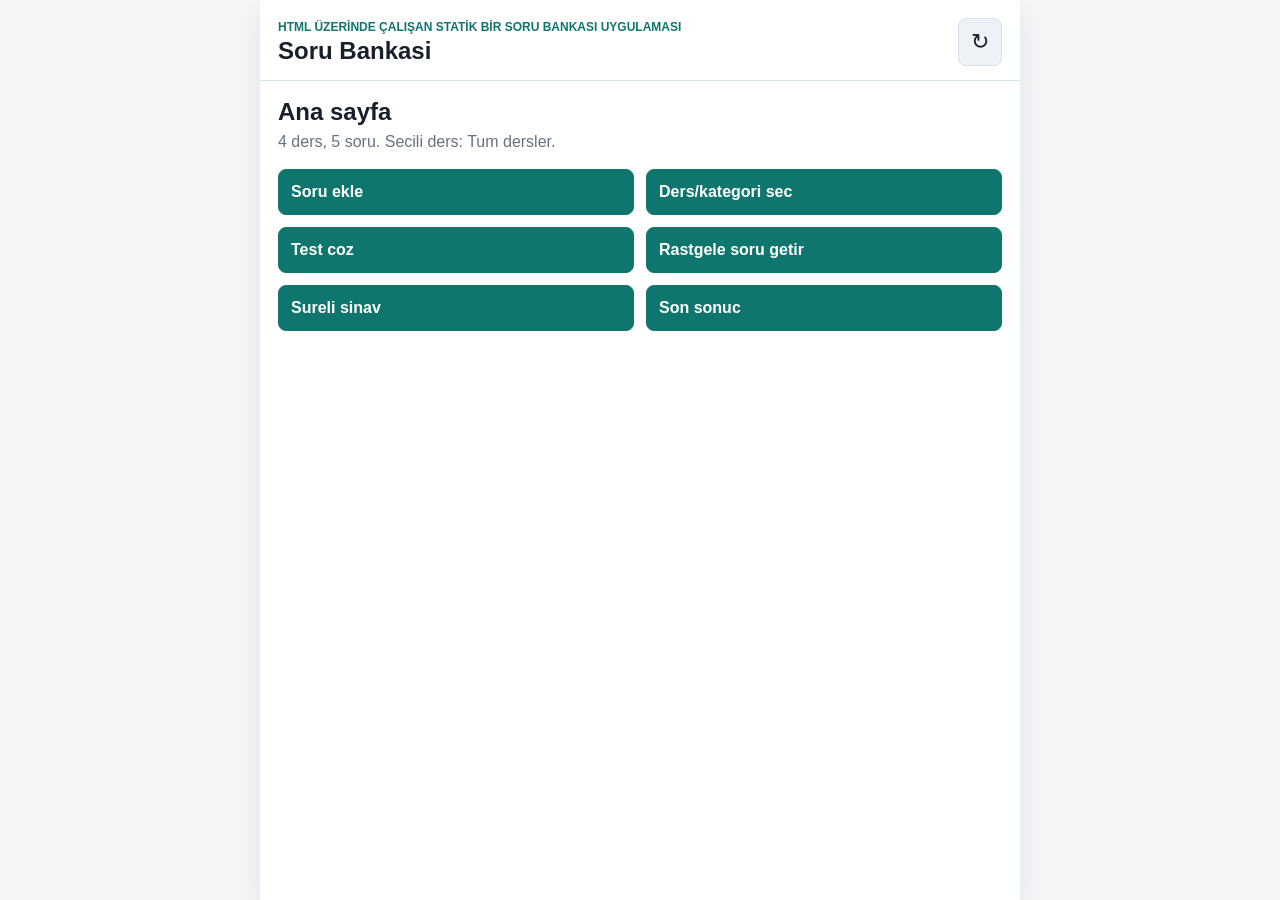
<file: r-cisco-ai-coursework/GensAI-Ders/Mobil Uygulama/index.html>
<!doctype html>
<html lang="tr">
  <head>
    <meta charset="utf-8">
    <meta name="viewport" content="width=device-width, initial-scale=1">
    <title>Soru Bankasi</title>
    <link rel="stylesheet" href="css/style.css">
  </head>
  <body>
    <div class="app-shell">
      <header class="topbar">
        <div>
          <p class="eyebrow">HTML üzerinde çalışan statik bir soru bankası uygulaması</p>
          <h1>Soru Bankasi</h1>
        </div>
        <button class="icon-button" id="resetSeedBtn" type="button" title="Ornek veriyi yenile">↻</button>
      </header>

      <main>
        <section class="screen is-active" id="homeScreen" aria-labelledby="homeTitle">
          <div class="section-head">
            <h2 id="homeTitle">Ana sayfa</h2>
            <p id="summaryText">Sorular yukleniyor.</p>
          </div>
          <div class="action-grid">
            <button class="primary-action" data-route="add">Soru ekle</button>
            <button class="primary-action" data-route="categories">Ders/kategori sec</button>
            <button class="primary-action" data-route="quiz">Test coz</button>
            <button class="primary-action" data-route="random">Rastgele soru getir</button>
            <button class="primary-action" data-route="timed">Sureli sinav</button>
            <button class="primary-action" data-route="results">Son sonuc</button>
          </div>
          <div class="status-panel" id="homeEmptyState" hidden>Henuz soru yok. Baslamak icin soru ekleyin veya ornek veriyi yenileyin.</div>
        </section>

        <section class="screen" id="addScreen" aria-labelledby="addTitle">
          <div class="section-head row-head">
            <button class="ghost-button" data-route="home" type="button">← Geri</button>
            <h2 id="addTitle">Soru ekle</h2>
          </div>
          <form id="questionForm" class="form-stack" novalidate>
            <label>Ders/Kategori
              <select id="questionCategory" required></select>
            </label>
            <label>Soru metni
              <textarea id="questionText" rows="4" required placeholder="Soruyu yazin"></textarea>
            </label>
            <div class="option-list" id="optionInputs"></div>
            <label>Dogru cevap
              <select id="correctOption" required>
                <option value="0">A</option>
                <option value="1">B</option>
                <option value="2">C</option>
                <option value="3">D</option>
              </select>
            </label>
            <label>Zorluk
              <select id="difficulty">
                <option value="kolay">Kolay</option>
                <option value="orta" selected>Orta</option>
                <option value="zor">Zor</option>
              </select>
            </label>
            <label>Aciklama
              <textarea id="explanation" rows="3" placeholder="Istege bagli"></textarea>
            </label>
            <p class="form-error" id="questionFormError" role="alert"></p>
            <button class="submit-button" type="submit">Kaydet</button>
          </form>
        </section>

        <section class="screen" id="categoriesScreen" aria-labelledby="categoriesTitle">
          <div class="section-head row-head">
            <button class="ghost-button" data-route="home" type="button">← Geri</button>
            <h2 id="categoriesTitle">Ders/kategori sec</h2>
          </div>
          <div class="category-list" id="categoryList"></div>
          <div class="status-panel" id="categoryEmptyState" hidden>Kayitli kategori yok.</div>
        </section>

        <section class="screen" id="setupScreen" aria-labelledby="setupTitle">
          <div class="section-head row-head">
            <button class="ghost-button" data-route="home" type="button">← Geri</button>
            <h2 id="setupTitle">Test ayarlari</h2>
          </div>
          <div class="setup-grid">
            <label>Ders
              <select id="setupCategory"></select>
            </label>
            <label>Soru sayisi
              <input id="setupCount" type="number" min="1" value="5">
            </label>
            <label id="timeLimitWrap" hidden>Sure (dakika)
              <input id="timeLimit" type="number" min="1" value="10">
            </label>
          </div>
          <p class="form-error" id="setupError"></p>
          <button class="submit-button" id="startQuizBtn" type="button">Baslat</button>
        </section>

        <section class="screen" id="quizScreen" aria-labelledby="quizTitle">
          <div class="quiz-header">
            <button class="ghost-button" data-route="home" type="button">← Cikis</button>
            <div>
              <h2 id="quizTitle">Test</h2>
              <p id="quizMeta">0/0</p>
            </div>
            <div class="timer" id="timerBox" hidden>00:00</div>
          </div>
          <div class="score-strip">
            <span>Dogru: <strong id="correctCount">0</strong></span>
            <span>Yanlis: <strong id="wrongCount">0</strong></span>
            <span>Bos: <strong id="emptyCount">0</strong></span>
          </div>
          <article class="question-panel">
            <p class="question-text" id="activeQuestionText"></p>
            <div class="answers" id="answerList"></div>
          </article>
          <div class="quiz-actions">
            <button class="ghost-button" id="prevQuestionBtn" type="button">Onceki</button>
            <button class="ghost-button" id="clearAnswerBtn" type="button">Cevabi temizle</button>
            <button class="ghost-button" id="nextQuestionBtn" type="button">Sonraki</button>
          </div>
          <button class="ghost-button full-width" id="pauseQuizBtn" type="button" hidden>Duraklat</button>
          <button class="submit-button" id="finishQuizBtn" type="button">Testi bitir</button>
        </section>

        <section class="screen" id="randomScreen" aria-labelledby="randomTitle">
          <div class="section-head row-head">
            <button class="ghost-button" data-route="home" type="button">← Geri</button>
            <h2 id="randomTitle">Rastgele soru</h2>
          </div>
          <label>Ders
            <select id="randomCategory"></select>
          </label>
          <button class="submit-button" id="randomQuestionBtn" type="button">Soru getir</button>
          <div class="status-panel" id="randomEmptyState" hidden>Soru havuzu bos.</div>
          <article class="question-panel" id="randomQuestionPanel" hidden>
            <p class="question-text" id="randomQuestionText"></p>
            <div class="answers" id="randomAnswerList"></div>
            <p class="feedback" id="randomFeedback"></p>
          </article>
        </section>

        <section class="screen" id="resultScreen" aria-labelledby="resultTitle">
          <div class="section-head row-head">
            <button class="ghost-button" data-route="home" type="button">← Ana sayfa</button>
            <h2 id="resultTitle">Sonuc</h2>
          </div>
          <div class="result-grid" id="resultGrid"></div>
          <div class="review-list" id="reviewList"></div>
          <div class="status-panel" id="resultEmptyState" hidden>Gosterilecek sonuc yok.</div>
        </section>
      </main>
    </div>

    <script src="js/storage.js"></script>
    <script src="js/app.js"></script>
  </body>
</html>
</file>
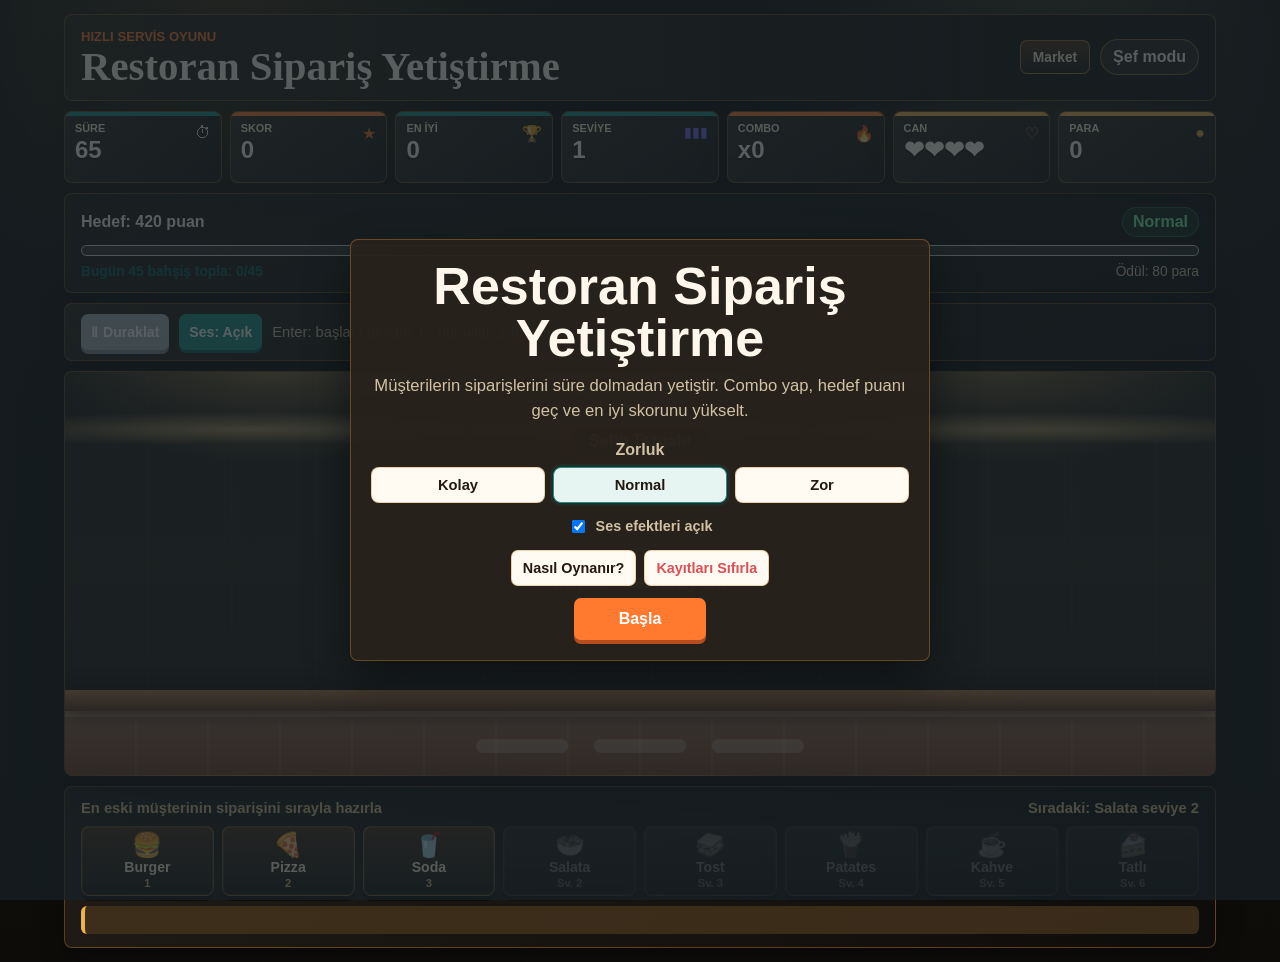
<file: r-cisco-ai-coursework/GensAI-Ders/Oyun Tasarmı/index.html>
<!DOCTYPE html>
<html lang="tr">
<head>
  <meta charset="UTF-8" />
  <meta name="viewport" content="width=device-width, initial-scale=1.0" />
  <title>Restoran Sipariş Yetiştirme</title>
  <link rel="stylesheet" href="style.css" />
</head>
<body>
  <main class="game" aria-label="Restoran Sipariş Yetiştirme oyunu">
    <section class="brand-strip" aria-label="Oyun başlığı">
      <div>
        <span class="brand-kicker">Hızlı servis oyunu</span>
        <h1>Restoran Sipariş Yetiştirme</h1>
      </div>
      <div class="brand-actions">
        <button id="marketButton" class="brand-button" type="button">Market</button>
        <strong>Şef modu</strong>
      </div>
    </section>

    <header class="hud">
      <div class="stat">
        <span>Süre</span>
        <strong id="timeText">60</strong>
      </div>
      <div class="stat">
        <span>Skor</span>
        <strong id="scoreText">0</strong>
      </div>
      <div class="stat">
        <span>En İyi</span>
        <strong id="bestText">0</strong>
      </div>
      <div class="stat compact">
        <span>Seviye</span>
        <strong id="levelText">1</strong>
      </div>
      <div class="stat compact">
        <span>Combo</span>
        <strong id="comboText">x0</strong>
      </div>
      <div class="stat compact">
        <span>Can</span>
        <strong id="livesText">❤❤❤</strong>
      </div>
      <div class="stat compact">
        <span>Para</span>
        <strong id="coinsText">0</strong>
      </div>
    </header>

    <section class="mission" aria-label="Görev hedefi">
      <div>
        <strong id="missionText">Hedef: 420 puan</strong>
        <span id="difficultyText">Normal</span>
      </div>
      <div class="mission-bar" aria-hidden="true">
        <div id="missionFill" class="mission-fill"></div>
      </div>
      <div class="daily-row">
        <strong id="dailyText">Günlük görev yükleniyor</strong>
        <span id="dailyRewardText">Ödül: 0 para</span>
      </div>
    </section>

    <section class="toolbar" aria-label="Oyun kontrolleri">
      <button id="pauseButton" class="tool-button" type="button" disabled>Duraklat</button>
      <button id="soundButton" class="tool-button" type="button" aria-pressed="true">Ses: Açık</button>
      <span>Enter: başlat / devam, P: duraklat, 1-8: yemek seç</span>
    </section>

    <section class="restaurant" aria-label="Müşteri kuyruğu">
      <div class="kitchen-sign" aria-hidden="true">Şefin Tezgahı</div>
      <div id="floatLayer" class="float-layer" aria-hidden="true"></div>
      <div id="queue" class="queue"></div>
      <div class="counter" aria-hidden="true">
        <span></span>
        <span></span>
        <span></span>
      </div>
    </section>

    <section class="food-area" aria-label="Yemek seçimi">
      <div class="food-title">
        <span>En eski müşterinin siparişini sırayla hazırla</span>
        <span id="foodHint">Seviye yükseldikçe yeni yemekler açılır</span>
      </div>
      <div id="foods" class="foods"></div>
      <div id="feedback" class="feedback" aria-live="polite"></div>
    </section>
  </main>

  <div id="startOverlay" class="overlay">
    <section class="modal" role="dialog" aria-modal="true" aria-labelledby="startTitle">
      <h1 id="startTitle">Restoran Sipariş Yetiştirme</h1>
      <p>Müşterilerin siparişlerini süre dolmadan yetiştir. Combo yap, hedef puanı geç ve en iyi skorunu yükselt.</p>

      <fieldset class="difficulty-picker">
        <legend>Zorluk</legend>
        <label>
          <input type="radio" name="difficulty" value="easy" />
          <span>Kolay</span>
        </label>
        <label>
          <input type="radio" name="difficulty" value="normal" checked />
          <span>Normal</span>
        </label>
        <label>
          <input type="radio" name="difficulty" value="hard" />
          <span>Zor</span>
        </label>
      </fieldset>

      <label class="sound-choice">
        <input id="soundToggle" type="checkbox" checked />
        <span>Ses efektleri açık</span>
      </label>

      <div class="start-actions">
        <button id="tutorialButton" class="mini-button" type="button" aria-expanded="false">Nasıl Oynanır?</button>
        <button id="resetDataButton" class="mini-button danger" type="button">Kayıtları Sıfırla</button>
      </div>

      <section id="tutorialPanel" class="tutorial-panel" hidden>
        <h2>Kısa Öğretici</h2>
        <ul>
          <li>En eski müşterinin balonundaki ürünleri sırayla seç.</li>
          <li>Hızlı servis combo, bahşiş ve sıcak servis bonusu verir.</li>
          <li>Acele siparişler daha zordur ama daha çok kazandırır.</li>
          <li>Müşteri kaçarsa can kaybedersin. Can veya süre biterse oyun biter.</li>
          <li>Oyun sonunda kazandığın parayla marketten kalıcı yükseltme al.</li>
        </ul>
      </section>

      <button id="startButton" class="primary-button">Başla</button>
    </section>
  </div>

  <div id="marketOverlay" class="overlay" hidden>
    <section class="modal market-modal" role="dialog" aria-modal="true" aria-labelledby="marketTitle">
      <div class="modal-head">
        <div>
          <span class="modal-kicker">Kalıcı yükseltmeler</span>
          <h1 id="marketTitle">Market</h1>
        </div>
        <button id="closeMarketButton" class="icon-button" type="button" aria-label="Marketi kapat">×</button>
      </div>
      <p>Oyunlardan kazandığın parayla servis hızını ve dayanıklılığını güçlendir.</p>
      <section class="shop" aria-label="Market yükseltmeleri">
        <div class="shop-head">
          <strong>Yükseltmeler</strong>
          <span id="shopCoinsText">Para: 0</span>
        </div>
        <div id="shopItems" class="shop-items"></div>
      </section>
    </section>
  </div>

  <div id="pauseOverlay" class="overlay" hidden>
    <section class="modal small-modal" role="dialog" aria-modal="true" aria-labelledby="pauseTitle">
      <h1 id="pauseTitle">Duraklatıldı</h1>
      <p>Devam etmek için Enter, P veya düğmeye bas.</p>
      <button id="resumeButton" class="primary-button">Devam Et</button>
    </section>
  </div>

  <div id="gameOverOverlay" class="overlay" hidden>
    <section class="modal" role="dialog" aria-modal="true" aria-labelledby="gameOverTitle">
      <h1 id="gameOverTitle">Oyun Bitti</h1>
      <strong id="gradeText" class="grade">Derece: -</strong>
      <p id="finalText">Skorun: 0</p>
      <dl class="result-grid">
        <div>
          <dt>Servis</dt>
          <dd id="servedText">0</dd>
        </div>
        <div>
          <dt>Kaçan</dt>
          <dd id="missedText">0</dd>
        </div>
        <div>
          <dt>En İyi Combo</dt>
          <dd id="bestComboText">0</dd>
        </div>
        <div>
          <dt>Görev</dt>
          <dd id="missionResultText">-</dd>
        </div>
        <div>
          <dt>Bahşiş</dt>
          <dd id="tipsText">0</dd>
        </div>
        <div>
          <dt>Acele</dt>
          <dd id="rushText">0</dd>
        </div>
        <div>
          <dt>Kalite</dt>
          <dd id="qualityText">0</dd>
        </div>
        <div>
          <dt>Para</dt>
          <dd id="earnedCoinsText">0</dd>
        </div>
      </dl>
      <p id="dailyResultText" class="result-note">Günlük görev: -</p>
      <div class="modal-actions">
        <button id="restartButton" class="primary-button">Tekrar Oyna</button>
        <button id="openMarketFromResultButton" class="secondary-button">Market</button>
        <button id="menuButton" class="secondary-button">Ana Menü</button>
      </div>
    </section>
  </div>

  <div id="countdown" class="countdown" hidden aria-live="assertive"></div>
  <span id="liveStatus" class="sr-only" aria-live="assertive"></span>

  <script src="script.js"></script>
</body>
</html>
</file>
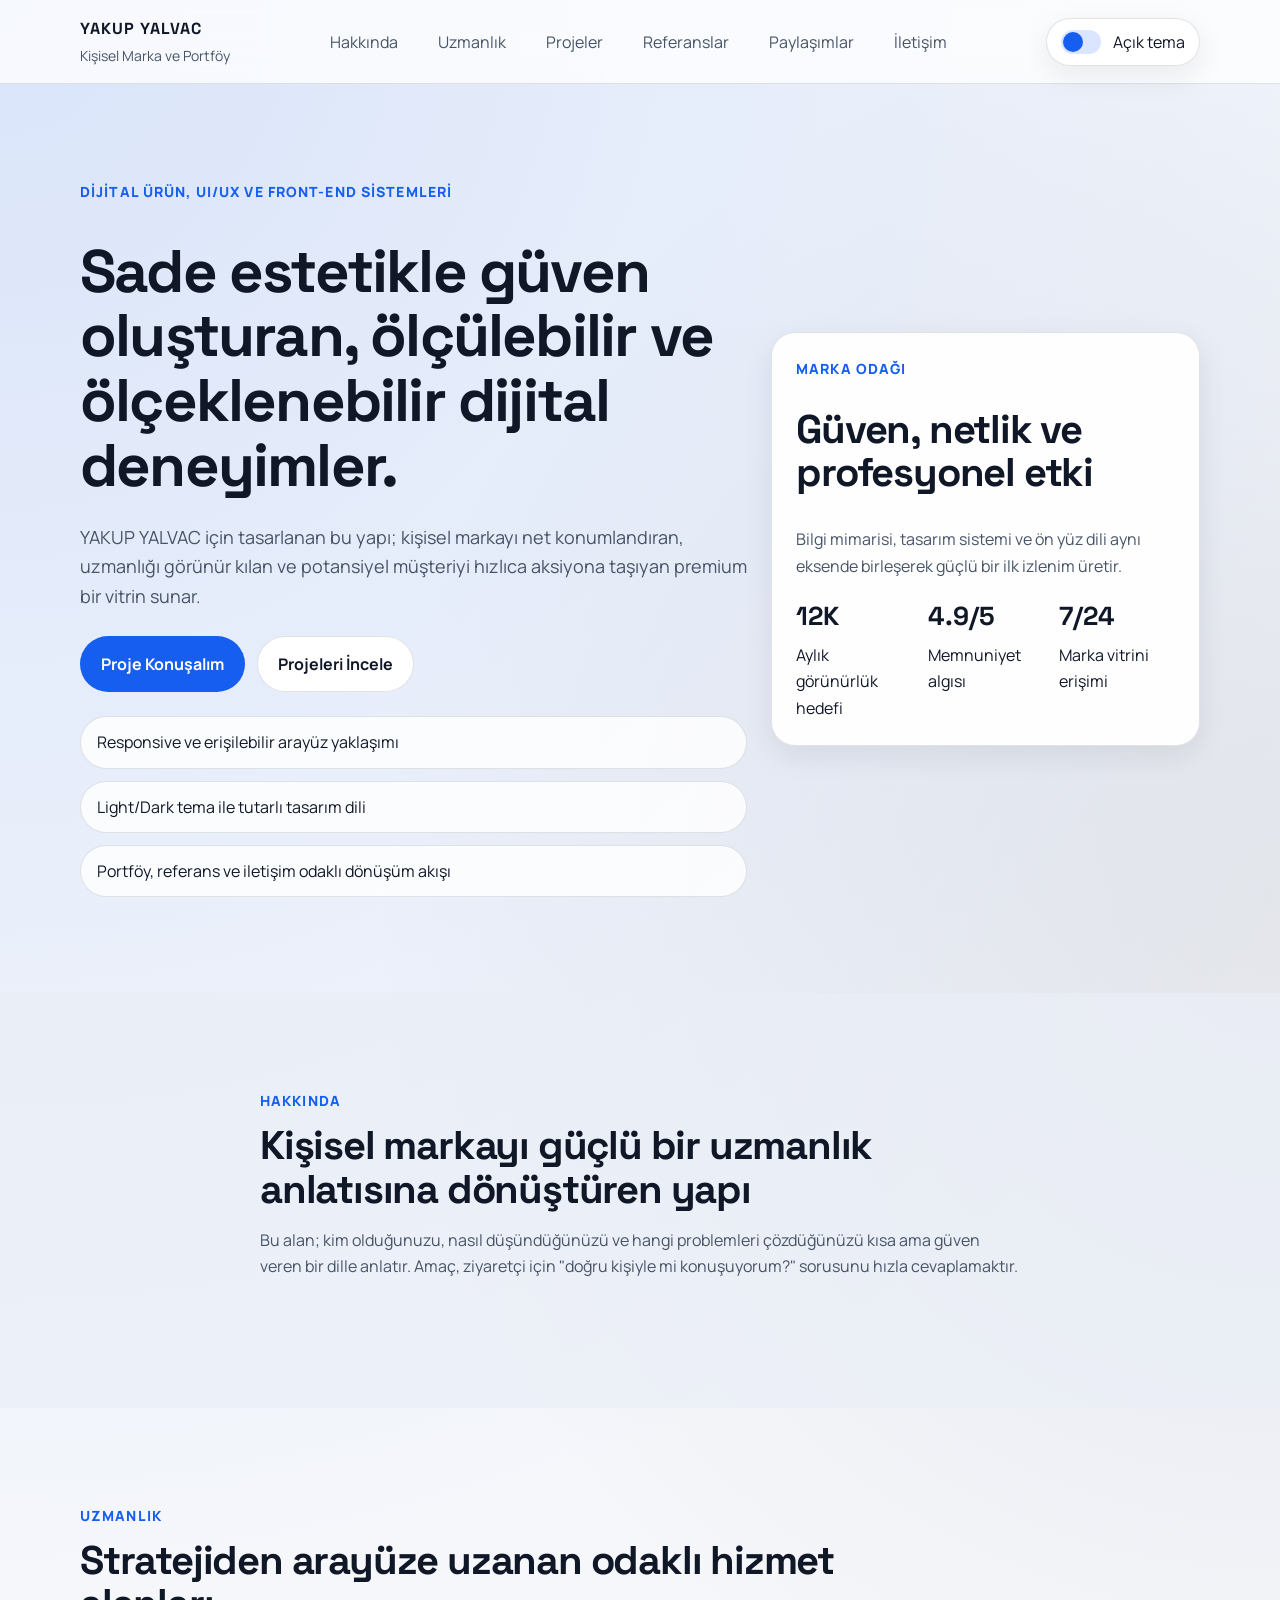
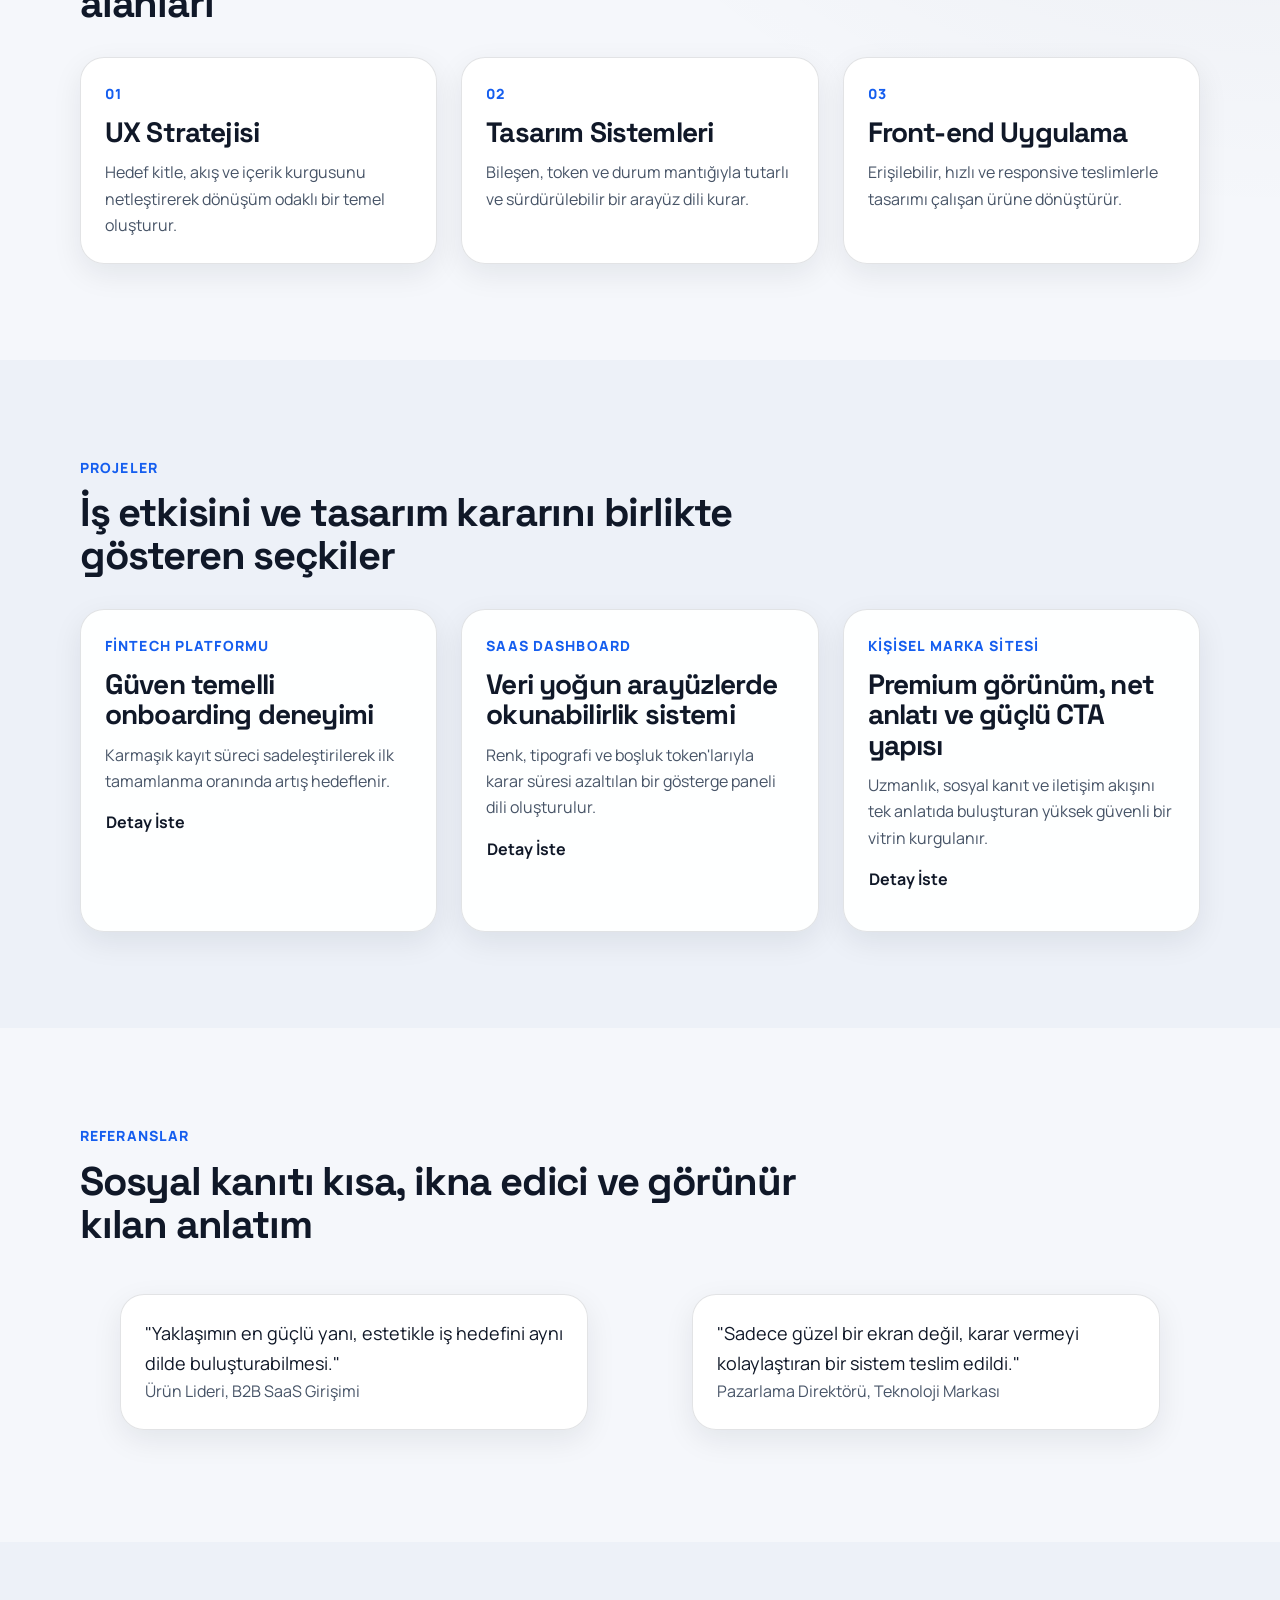
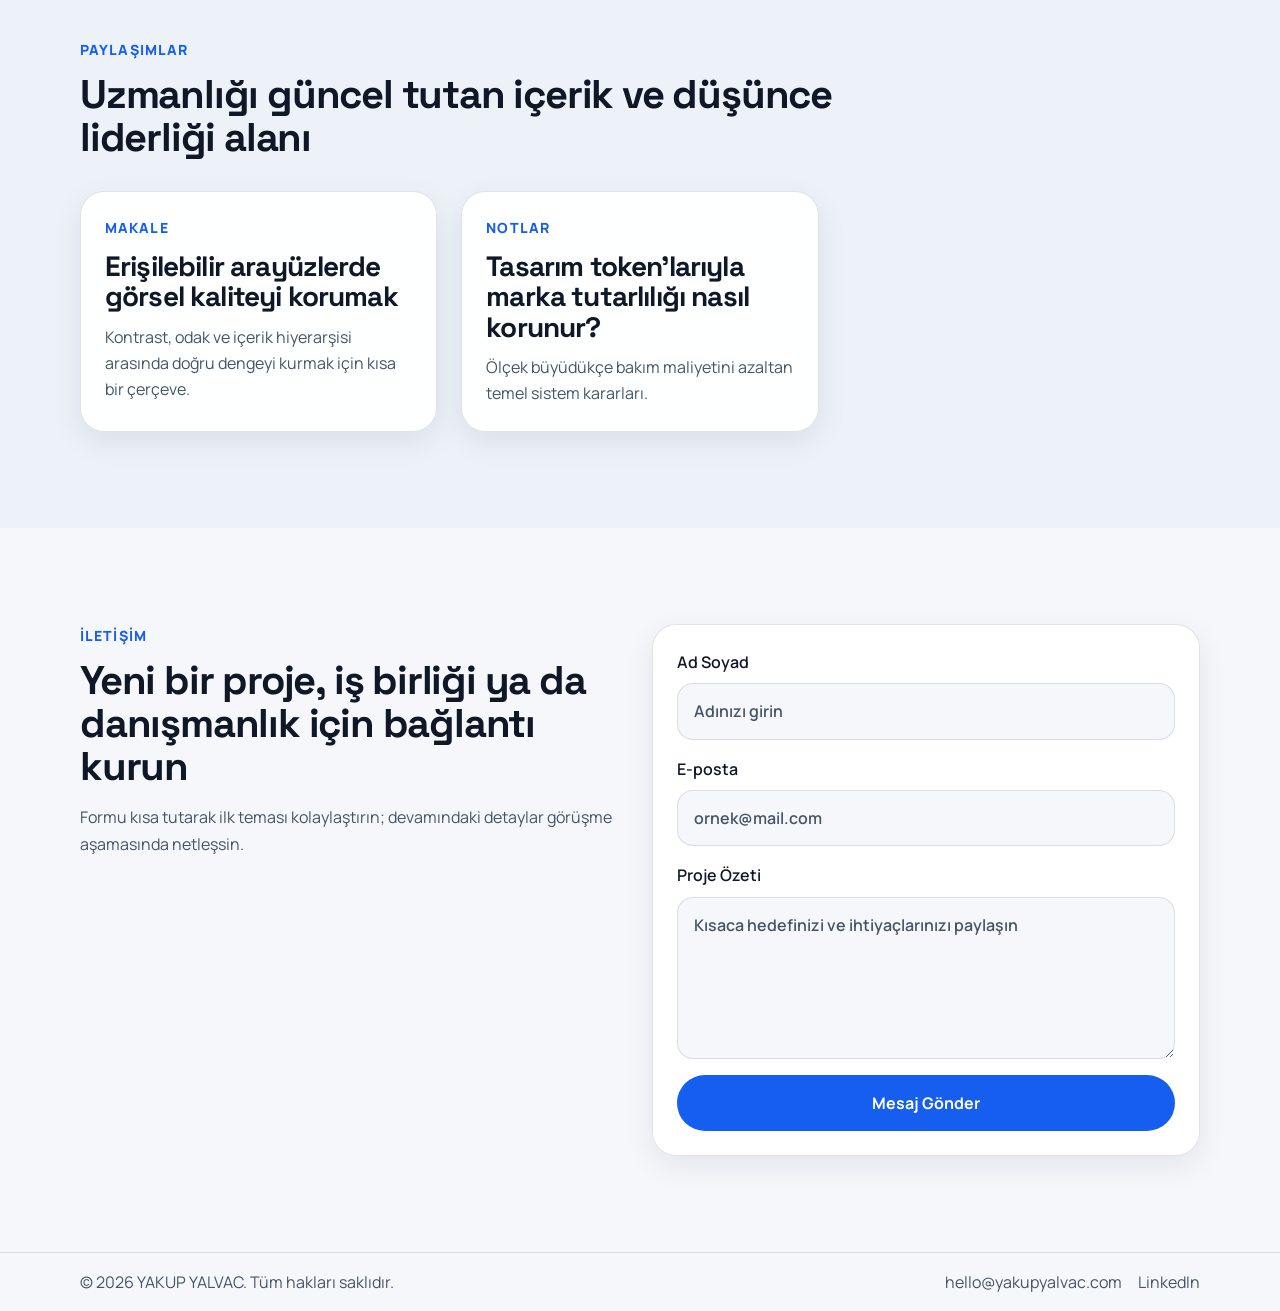
<file: r-cisco-ai-coursework/GensAI-Ders/WebSitesiTasarimi/index.html>
<!DOCTYPE html>
<html lang="tr" data-theme="light">
  <head>
    <meta charset="UTF-8" />
    <meta name="viewport" content="width=device-width, initial-scale=1.0" />
    <title>YAKUP YALVAC | Kişisel Marka ve Portföy</title>
    <meta
      name="description"
      content="Yakup Yalvac için modern, güven veren ve erişilebilir kişisel marka sitesi."
    />
    <link rel="preconnect" href="https://fonts.googleapis.com" />
    <link rel="preconnect" href="https://fonts.gstatic.com" crossorigin />
    <link
      href="https://fonts.googleapis.com/css2?family=Manrope:wght@400;500;600;700;800&family=Space+Grotesk:wght@500;700&display=swap"
      rel="stylesheet"
    />
    <link rel="stylesheet" href="styles.css" />
  </head>
  <body>
    <a class="skip-link" href="#main">İçeriğe geç</a>

    <header class="site-header">
      <div class="container header-shell">
        <a class="brand" href="#home" aria-label="YAKUP YALVAC ana sayfa">
          <span class="brand__name">YAKUP YALVAC</span>
          <span class="brand__tag">Kişisel Marka ve Portföy</span>
        </a>

        <nav class="site-nav" aria-label="Ana gezinme">
          <a href="#hakkinda">Hakkında</a>
          <a href="#hizmetler">Uzmanlık</a>
          <a href="#portfoy">Projeler</a>
          <a href="#referanslar">Referanslar</a>
          <a href="#blog">Paylaşımlar</a>
          <a href="#iletisim">İletişim</a>
        </nav>

        <button
          class="theme-toggle"
          type="button"
          data-theme-toggle
          aria-label="Temayı değiştir"
          aria-pressed="false"
        >
          <span class="theme-toggle__track" aria-hidden="true">
            <span class="theme-toggle__thumb"></span>
          </span>
          <span class="theme-toggle__label">Açık tema</span>
        </button>
      </div>
    </header>

    <main id="main">
      <section class="section hero" id="home">
        <div class="container hero__grid">
          <div class="hero__content">
            <p class="eyebrow">Dijital ürün, UI/UX ve front-end sistemleri</p>
            <h1>
              Sade estetikle güven oluşturan, ölçülebilir ve ölçeklenebilir
              dijital deneyimler.
            </h1>
            <p class="hero__lead">
              YAKUP YALVAC için tasarlanan bu yapı; kişisel markayı net
              konumlandıran, uzmanlığı görünür kılan ve potansiyel müşteriyi
              hızlıca aksiyona taşıyan premium bir vitrin sunar.
            </p>

            <div class="hero__actions">
              <a class="button button--primary" href="#iletisim"
                >Proje Konuşalım</a
              >
              <a class="button button--secondary" href="#portfoy"
                >Projeleri İncele</a
              >
            </div>

            <ul class="hero__highlights" role="list">
              <li>Responsive ve erişilebilir arayüz yaklaşımı</li>
              <li>Light/Dark tema ile tutarlı tasarım dili</li>
              <li>Portföy, referans ve iletişim odaklı dönüşüm akışı</li>
            </ul>
          </div>

          <aside class="hero__panel" aria-label="Öne çıkan marka verileri">
            <div class="surface-card hero-card">
              <p class="card-kicker">Marka odağı</p>
              <h2>Güven, netlik ve profesyonel etki</h2>
              <p>
                Bilgi mimarisi, tasarım sistemi ve ön yüz dili aynı eksende
                birleşerek güçlü bir ilk izlenim üretir.
              </p>
              <div class="hero-card__stats">
                <div>
                  <strong>12K</strong>
                  <span>Aylık görünürlük hedefi</span>
                </div>
                <div>
                  <strong>4.9/5</strong>
                  <span>Memnuniyet algısı</span>
                </div>
                <div>
                  <strong>7/24</strong>
                  <span>Marka vitrini erişimi</span>
                </div>
              </div>
            </div>
          </aside>
        </div>
      </section>

      <section class="section section--muted" id="hakkinda">
        <div class="container section-heading">
          <p class="eyebrow">Hakkında</p>
          <h2>Kişisel markayı güçlü bir uzmanlık anlatısına dönüştüren yapı</h2>
          <p>
            Bu alan; kim olduğunuzu, nasıl düşündüğünüzü ve hangi problemleri
            çözdüğünüzü kısa ama güven veren bir dille anlatır. Amaç, ziyaretçi
            için "doğru kişiyle mi konuşuyorum?" sorusunu hızla cevaplamaktır.
          </p>
        </div>
      </section>

      <section class="section" id="hizmetler">
        <div class="container">
          <div class="section-heading">
            <p class="eyebrow">Uzmanlık</p>
            <h2>Stratejiden arayüze uzanan odaklı hizmet alanları</h2>
          </div>

          <div class="card-grid">
            <article class="surface-card">
              <p class="card-kicker">01</p>
              <h3>UX Stratejisi</h3>
              <p>
                Hedef kitle, akış ve içerik kurgusunu netleştirerek dönüşüm
                odaklı bir temel oluşturur.
              </p>
            </article>

            <article class="surface-card">
              <p class="card-kicker">02</p>
              <h3>Tasarım Sistemleri</h3>
              <p>
                Bileşen, token ve durum mantığıyla tutarlı ve sürdürülebilir bir
                arayüz dili kurar.
              </p>
            </article>

            <article class="surface-card">
              <p class="card-kicker">03</p>
              <h3>Front-end Uygulama</h3>
              <p>
                Erişilebilir, hızlı ve responsive teslimlerle tasarımı çalışan
                ürüne dönüştürür.
              </p>
            </article>
          </div>
        </div>
      </section>

      <section class="section section--muted" id="portfoy">
        <div class="container">
          <div class="section-heading">
            <p class="eyebrow">Projeler</p>
            <h2>İş etkisini ve tasarım kararını birlikte gösteren seçkiler</h2>
          </div>

          <div class="card-grid card-grid--projects">
            <article class="surface-card project-card">
              <p class="card-kicker">Fintech Platformu</p>
              <h3>Güven temelli onboarding deneyimi</h3>
              <p>
                Karmaşık kayıt süreci sadeleştirilerek ilk tamamlanma oranında
                artış hedeflenir.
              </p>
              <a class="button button--ghost" href="#iletisim">Detay İste</a>
            </article>

            <article class="surface-card project-card">
              <p class="card-kicker">SaaS Dashboard</p>
              <h3>Veri yoğun arayüzlerde okunabilirlik sistemi</h3>
              <p>
                Renk, tipografi ve boşluk token'larıyla karar süresi azaltılan
                bir gösterge paneli dili oluşturulur.
              </p>
              <a class="button button--ghost" href="#iletisim">Detay İste</a>
            </article>

            <article class="surface-card project-card">
              <p class="card-kicker">Kişisel Marka Sitesi</p>
              <h3>Premium görünüm, net anlatı ve güçlü CTA yapısı</h3>
              <p>
                Uzmanlık, sosyal kanıt ve iletişim akışını tek anlatıda buluşturan
                yüksek güvenli bir vitrin kurgulanır.
              </p>
              <a class="button button--ghost" href="#iletisim">Detay İste</a>
            </article>
          </div>
        </div>
      </section>

      <section class="section" id="referanslar">
        <div class="container">
          <div class="section-heading">
            <p class="eyebrow">Referanslar</p>
            <h2>Sosyal kanıtı kısa, ikna edici ve görünür kılan anlatım</h2>
          </div>

          <div class="testimonial-grid">
            <blockquote class="surface-card testimonial">
              <p>
                "Yaklaşımın en güçlü yanı, estetikle iş hedefini aynı dilde
                buluşturabilmesi."
              </p>
              <footer>Ürün Lideri, B2B SaaS Girişimi</footer>
            </blockquote>

            <blockquote class="surface-card testimonial">
              <p>
                "Sadece güzel bir ekran değil, karar vermeyi kolaylaştıran bir
                sistem teslim edildi."
              </p>
              <footer>Pazarlama Direktörü, Teknoloji Markası</footer>
            </blockquote>
          </div>
        </div>
      </section>

      <section class="section section--muted" id="blog">
        <div class="container">
          <div class="section-heading">
            <p class="eyebrow">Paylaşımlar</p>
            <h2>Uzmanlığı güncel tutan içerik ve düşünce liderliği alanı</h2>
          </div>

          <div class="card-grid">
            <article class="surface-card">
              <p class="card-kicker">Makale</p>
              <h3>Erişilebilir arayüzlerde görsel kaliteyi korumak</h3>
              <p>
                Kontrast, odak ve içerik hiyerarşisi arasında doğru dengeyi
                kurmak için kısa bir çerçeve.
              </p>
            </article>

            <article class="surface-card">
              <p class="card-kicker">Notlar</p>
              <h3>Tasarım token'larıyla marka tutarlılığı nasıl korunur?</h3>
              <p>
                Ölçek büyüdükçe bakım maliyetini azaltan temel sistem kararları.
              </p>
            </article>
          </div>
        </div>
      </section>

      <section class="section" id="iletisim">
        <div class="container contact-shell">
          <div class="section-heading">
            <p class="eyebrow">İletişim</p>
            <h2>Yeni bir proje, iş birliği ya da danışmanlık için bağlantı kurun</h2>
            <p>
              Formu kısa tutarak ilk teması kolaylaştırın; devamındaki detaylar
              görüşme aşamasında netleşsin.
            </p>
          </div>

          <form class="contact-form surface-card">
            <label>
              Ad Soyad
              <input type="text" name="name" placeholder="Adınızı girin" />
            </label>

            <label>
              E-posta
              <input type="email" name="email" placeholder="ornek@mail.com" />
            </label>

            <label>
              Proje Özeti
              <textarea
                name="message"
                rows="5"
                placeholder="Kısaca hedefinizi ve ihtiyaçlarınızı paylaşın"
              ></textarea>
            </label>

            <button class="button button--primary" type="submit">
              Mesaj Gönder
            </button>
          </form>
        </div>
      </section>
    </main>

    <footer class="site-footer">
      <div class="container footer-shell">
        <p>© 2026 YAKUP YALVAC. Tüm hakları saklıdır.</p>
        <div class="footer-links">
          <a href="mailto:hello@yakupyalvac.com">hello@yakupyalvac.com</a>
          <a href="https://www.linkedin.com" target="_blank" rel="noreferrer"
            >LinkedIn</a
          >
        </div>
      </div>
    </footer>

    <script src="script.js"></script>
  </body>
</html>
</file>
<file: r-cisco-ai-coursework/GensAI-Ders/Mobil Uygulama/css/style.css>
:root {
  --bg: #f4f6f8;
  --surface: #ffffff;
  --surface-2: #eef2f6;
  --text: #17202a;
  --muted: #66727f;
  --line: #d8e0e8;
  --accent: #0f766e;
  --accent-2: #2563eb;
  --danger: #b42318;
  --ok: #067647;
  --shadow: 0 10px 30px rgba(23, 32, 42, 0.08);
}

* {
  box-sizing: border-box;
}

body {
  margin: 0;
  min-height: 100vh;
  background: var(--bg);
  color: var(--text);
  font-family: Arial, Helvetica, sans-serif;
}

button,
input,
select,
textarea {
  font: inherit;
}

button {
  cursor: pointer;
}

.app-shell {
  width: min(100%, 760px);
  min-height: 100vh;
  margin: 0 auto;
  background: var(--surface);
  box-shadow: var(--shadow);
}

.topbar {
  position: sticky;
  top: 0;
  z-index: 2;
  display: flex;
  align-items: center;
  justify-content: space-between;
  gap: 16px;
  padding: 18px 18px 14px;
  background: var(--surface);
  border-bottom: 1px solid var(--line);
}

.topbar h1,
.section-head h2,
.quiz-header h2 {
  margin: 0;
  line-height: 1.1;
}

.topbar h1 {
  font-size: 24px;
}

.eyebrow {
  margin: 0 0 4px;
  color: var(--accent);
  font-size: 12px;
  font-weight: 700;
  text-transform: uppercase;
}

main {
  padding: 18px;
}

.screen {
  display: none;
}

.screen.is-active {
  display: block;
}

.section-head {
  margin-bottom: 18px;
}

.section-head p,
#quizMeta {
  margin: 8px 0 0;
  color: var(--muted);
}

.row-head,
.quiz-header {
  display: flex;
  align-items: center;
  justify-content: space-between;
  gap: 12px;
}

.action-grid,
.setup-grid,
.form-stack {
  display: grid;
  gap: 12px;
}

.action-grid {
  grid-template-columns: 1fr;
}

.primary-action,
.submit-button,
.ghost-button,
.icon-button,
.answer-button,
.category-button {
  min-height: 46px;
  border: 1px solid var(--line);
  border-radius: 8px;
  padding: 10px 12px;
  background: var(--surface);
  color: var(--text);
}

.primary-action,
.submit-button {
  background: var(--accent);
  border-color: var(--accent);
  color: #ffffff;
  font-weight: 700;
}

.primary-action {
  text-align: left;
}

.ghost-button,
.icon-button {
  background: var(--surface-2);
}

.icon-button {
  width: 44px;
  min-width: 44px;
  font-size: 22px;
}

label {
  display: grid;
  gap: 7px;
  color: var(--muted);
  font-size: 13px;
  font-weight: 700;
}

input,
select,
textarea {
  width: 100%;
  border: 1px solid var(--line);
  border-radius: 8px;
  padding: 12px;
  background: #ffffff;
  color: var(--text);
  resize: vertical;
}

.option-list,
.answers,
.category-list,
.review-list {
  display: grid;
  gap: 10px;
}

.form-error {
  min-height: 20px;
  margin: 0;
  color: var(--danger);
  font-weight: 700;
}

.status-panel,
.question-panel,
.result-card,
.review-item {
  border: 1px solid var(--line);
  border-radius: 8px;
  padding: 14px;
  background: var(--surface-2);
}

.status-panel {
  margin-top: 16px;
  color: var(--muted);
}

.category-button {
  display: flex;
  align-items: center;
  justify-content: space-between;
  text-align: left;
}

.category-button.is-selected {
  border-color: var(--accent);
  outline: 2px solid rgba(15, 118, 110, 0.16);
}

.quiz-header {
  margin-bottom: 12px;
}

.timer {
  min-width: 76px;
  border-radius: 8px;
  padding: 10px;
  background: #fff1f0;
  color: var(--danger);
  text-align: center;
  font-weight: 700;
}

.score-strip,
.result-grid {
  display: grid;
  grid-template-columns: repeat(3, 1fr);
  gap: 8px;
  margin-bottom: 14px;
}

.score-strip span,
.result-card {
  border: 1px solid var(--line);
  border-radius: 8px;
  padding: 10px;
  background: var(--surface);
  text-align: center;
}

.question-text {
  margin: 0 0 14px;
  font-size: 18px;
  line-height: 1.45;
  font-weight: 700;
}

.answer-button {
  text-align: left;
  line-height: 1.35;
}

.answer-button.is-selected {
  border-color: var(--accent-2);
  background: #eff6ff;
}

.answer-button.is-correct {
  border-color: var(--ok);
  background: #ecfdf3;
}

.answer-button.is-wrong {
  border-color: var(--danger);
  background: #fff1f0;
}

.quiz-actions {
  display: grid;
  grid-template-columns: repeat(3, 1fr);
  gap: 8px;
  margin: 14px 0;
}

.full-width {
  width: 100%;
  margin-bottom: 10px;
}

.feedback {
  margin: 12px 0 0;
  font-weight: 700;
}

.feedback.ok {
  color: var(--ok);
}

.feedback.wrong {
  color: var(--danger);
}

.review-item {
  background: var(--surface);
}

.review-item p {
  margin: 6px 0;
}

@media (min-width: 640px) {
  .action-grid {
    grid-template-columns: repeat(2, 1fr);
  }

  .setup-grid {
    grid-template-columns: repeat(3, 1fr);
  }
}

@media (max-width: 420px) {
  main {
    padding: 14px;
  }

  .quiz-actions,
  .score-strip,
  .result-grid {
    grid-template-columns: 1fr;
  }

  .row-head {
    align-items: flex-start;
    flex-direction: column;
  }
}
</file>
<file: r-cisco-ai-coursework/GensAI-Ders/Oyun Tasarmı/style.css>
:root {
  --bg: #15110d;
  --surface: rgba(31, 26, 21, 0.86);
  --surface-strong: rgba(40, 34, 28, 0.94);
  --cream: #fff1d6;
  --dark-text: #241811;
  --ink: #fff7ec;
  --muted: #d3c1a5;
  --line: rgba(210, 139, 58, 0.38);
  --accent: #ff7a2f;
  --accent-dark: #b64d1f;
  --teal: #1f8f81;
  --teal-dark: #0d5f55;
  --gold: #f0b14b;
  --green: #34b86f;
  --good: #34b86f;
  --warn: #f0b14b;
  --bad: #dd4f53;
  --wood: #6e3f24;
  --shadow: 0 18px 45px rgba(0, 0, 0, 0.42);
  --soft-shadow: 0 10px 24px rgba(0, 0, 0, 0.28);
}

* {
  box-sizing: border-box;
}

body {
  margin: 0;
  min-height: 100vh;
  font-family: Arial, Helvetica, sans-serif;
  color: var(--ink);
  background:
    radial-gradient(circle at 18% 0%, rgba(255, 176, 74, 0.18), transparent 24%),
    radial-gradient(circle at 82% 4%, rgba(255, 210, 140, 0.16), transparent 22%),
    linear-gradient(rgba(13, 11, 9, 0.7), rgba(13, 11, 9, 0.9)),
    repeating-linear-gradient(90deg, #17130f 0 130px, #211912 130px 132px),
    linear-gradient(135deg, #30251d, #0f0d0b);
  display: flex;
  justify-content: center;
  align-items: stretch;
}

button,
input {
  font: inherit;
}

button {
  -webkit-tap-highlight-color: transparent;
}

.game {
  width: min(1180px, 100%);
  min-height: 100vh;
  display: grid;
  grid-template-rows: auto auto auto auto auto auto;
  gap: 12px;
  padding: 14px;
}

.brand-strip,
.stat,
.mission,
.toolbar,
.restaurant,
.food-area,
.modal {
  border: 1px solid var(--line);
  border-radius: 8px;
  box-shadow: var(--soft-shadow);
}

.brand-strip {
  background:
    linear-gradient(90deg, rgba(42, 32, 24, 0.98), rgba(22, 18, 15, 0.98)),
    repeating-linear-gradient(90deg, #3b271b 0 18px, #302116 18px 36px);
  color: var(--ink);
  padding: 18px 22px;
  display: flex;
  align-items: center;
  justify-content: space-between;
  gap: 14px;
  overflow: hidden;
}

.brand-strip h1 {
  margin: 2px 0 0;
  font-family: Georgia, "Times New Roman", serif;
  font-size: clamp(1.8rem, 4.2vw, 3rem);
  line-height: 1;
  letter-spacing: 0;
}

.brand-kicker {
  color: var(--accent);
  font-size: 0.82rem;
  font-weight: 900;
  text-transform: uppercase;
}

.brand-actions {
  display: flex;
  align-items: center;
  gap: 10px;
}

.brand-actions strong {
  background: rgba(255, 241, 214, 0.08);
  border: 1px solid rgba(240, 177, 75, 0.45);
  border-radius: 999px;
  padding: 8px 12px;
  white-space: nowrap;
}

.brand-button {
  border: 1px solid rgba(240, 177, 75, 0.55);
  border-radius: 999px;
  background: linear-gradient(180deg, rgba(78, 50, 30, 0.96), rgba(31, 24, 19, 0.96));
  color: var(--cream);
  cursor: pointer;
  font-weight: 900;
  padding: 9px 14px;
  box-shadow: 0 8px 18px rgba(0, 0, 0, 0.14);
}

.brand-button:disabled {
  opacity: 0.55;
  cursor: not-allowed;
  box-shadow: none;
}

.hud {
  display: grid;
  grid-template-columns: repeat(7, 1fr);
  gap: 10px;
}

.stat {
  position: relative;
  overflow: hidden;
  background:
    linear-gradient(145deg, rgba(50, 42, 35, 0.96), rgba(27, 23, 20, 0.96));
  padding: 14px 14px 13px;
}

.stat::before {
  content: "";
  position: absolute;
  inset: 0 0 auto;
  height: 4px;
  background: var(--teal);
}

.stat::after {
  position: absolute;
  right: 12px;
  top: 13px;
  font-size: 1.2rem;
  opacity: 0.9;
}

.stat:nth-child(1)::after { content: "⏱"; }
.stat:nth-child(2)::after { content: "★"; color: var(--accent); }
.stat:nth-child(3)::after { content: "🏆"; }
.stat:nth-child(4)::after { content: "▮▮▮"; color: #7b72ff; font-size: 0.9rem; }
.stat:nth-child(5)::after { content: "🔥"; }
.stat:nth-child(6)::after { content: "♡"; color: #ff726b; }
.stat:nth-child(7)::after { content: "●"; color: var(--gold); }

.stat:nth-child(2)::before,
.stat:nth-child(5)::before {
  background: var(--accent);
}

.stat:nth-child(6)::before,
.stat:nth-child(7)::before {
  background: var(--gold);
}

.stat span {
  display: block;
  color: var(--cream);
  font-size: 0.78rem;
  font-weight: 800;
  margin-bottom: 5px;
  text-transform: uppercase;
}

.stat strong {
  font-size: clamp(1.22rem, 3vw, 1.95rem);
  line-height: 1;
  white-space: nowrap;
  color: var(--ink);
  text-shadow: 0 2px 0 rgba(0, 0, 0, 0.35);
}

.compact strong {
  font-size: clamp(1rem, 2.3vw, 1.5rem);
}

.mission {
  background: linear-gradient(145deg, rgba(34, 29, 24, 0.92), rgba(16, 14, 12, 0.92));
  padding: 22px 26px;
  display: grid;
  gap: 9px;
}

.mission > div:first-child,
.daily-row {
  display: flex;
  align-items: center;
  justify-content: space-between;
  gap: 12px;
}

.mission > div:first-child span {
  background: rgba(52, 184, 111, 0.14);
  color: #7df2a5;
  border: 1px solid rgba(52, 184, 111, 0.42);
  border-radius: 999px;
  padding: 5px 10px;
  font-weight: 900;
}

.mission strong {
  color: var(--ink);
}

.mission-bar {
  height: 14px;
  border-radius: 999px;
  background: rgba(255, 255, 255, 0.12);
  overflow: hidden;
  border: 1px solid #cfd8d2;
}

.mission-fill {
  height: 100%;
  width: 0%;
  background: linear-gradient(90deg, var(--teal), var(--green), var(--gold));
  transition: width 180ms ease;
}

.daily-row {
  color: var(--muted);
  font-size: 0.92rem;
}

.daily-row strong {
  color: var(--teal-dark);
}

.toolbar {
  background: linear-gradient(145deg, rgba(44, 35, 27, 0.92), rgba(18, 15, 13, 0.92));
  padding: 16px 28px;
  display: flex;
  align-items: center;
  gap: 10px;
  color: var(--muted);
  font-size: 0.92rem;
}

.tool-button,
.primary-button,
.secondary-button {
  border: 0;
  border-radius: 8px;
  color: white;
  cursor: pointer;
  font-weight: 900;
}

.tool-button {
  background: var(--teal);
  padding: 9px 12px;
  box-shadow: 0 4px 0 var(--teal-dark);
}

#pauseButton::before {
  content: "Ⅱ";
  margin-right: 7px;
}

body.game-paused #pauseButton::before {
  content: "▶";
}

#pauseButton:not(:disabled) {
  min-width: 104px;
}

.tool-button:disabled {
  background: #a8b2b4;
  box-shadow: 0 4px 0 #7f898c;
  cursor: not-allowed;
}

.tool-button:hover:not(:disabled),
.tool-button:focus-visible,
.primary-button:hover,
.primary-button:focus-visible,
.secondary-button:hover,
.secondary-button:focus-visible {
  outline: 3px solid rgba(233, 95, 62, 0.22);
  outline-offset: 3px;
  filter: brightness(1.06);
}

.restaurant {
  position: relative;
  height: clamp(460px, 55vh, 620px);
  overflow: hidden;
  display: flex;
  flex-direction: column;
  background:
    radial-gradient(ellipse at 18% 0%, rgba(255, 205, 116, 0.45), transparent 16%),
    radial-gradient(ellipse at 50% 0%, rgba(255, 205, 116, 0.42), transparent 18%),
    radial-gradient(ellipse at 82% 0%, rgba(255, 205, 116, 0.38), transparent 16%),
    linear-gradient(180deg, rgba(20, 17, 14, 0.2), rgba(20, 17, 14, 0.24) 62%, rgba(15, 12, 10, 0.64)),
    repeating-linear-gradient(90deg, #2a2018 0 82px, #33251a 82px 84px),
    linear-gradient(180deg, #32261d, #1c1713);
  box-shadow: var(--shadow);
}

.restaurant::before {
  content: "";
  position: absolute;
  inset: 0 0 auto;
  height: 98px;
  background:
    radial-gradient(ellipse at 16% 80%, rgba(255, 213, 138, 0.6), transparent 22%),
    radial-gradient(ellipse at 50% 80%, rgba(255, 213, 138, 0.6), transparent 22%),
    radial-gradient(ellipse at 84% 80%, rgba(255, 213, 138, 0.56), transparent 22%),
    linear-gradient(180deg, rgba(30, 23, 18, 0.1), rgba(30, 23, 18, 0.85));
  opacity: 0.96;
}

.restaurant::after {
  content: "";
  position: absolute;
  left: 0;
  right: 0;
  bottom: 84px;
  height: 24px;
  background: linear-gradient(180deg, #b47a45, #5f351f);
  box-shadow: 0 -8px 20px rgba(0, 0, 0, 0.35), 0 7px 18px rgba(0, 0, 0, 0.45);
  z-index: 1;
}

.float-layer {
  position: absolute;
  inset: 0;
  z-index: 3;
  pointer-events: none;
  overflow: hidden;
}

.floating-text {
  position: absolute;
  transform: translate(-50%, -50%);
  border: 1px solid rgba(23, 33, 38, 0.12);
  border-radius: 999px;
  background: white;
  padding: 7px 12px;
  font-weight: 900;
  box-shadow: var(--shadow);
  animation: floatUp 950ms ease-out forwards;
}

.floating-text.good {
  color: var(--green);
}

.floating-text.tip {
  color: var(--teal-dark);
}

.floating-text.bad {
  color: var(--bad);
}

.kitchen-sign {
  position: absolute;
  z-index: 2;
  top: 70px;
  left: 50%;
  transform: translateX(-50%);
  background: linear-gradient(180deg, #4a3322, #1f1813);
  color: #f8d7a1;
  border: 1px solid rgba(240, 177, 75, 0.62);
  border-radius: 8px;
  padding: 10px 28px;
  font-weight: 900;
  box-shadow: 0 8px 20px rgba(0, 0, 0, 0.14);
}

.queue {
  position: relative;
  z-index: 1;
  flex: 1;
  display: flex;
  align-items: flex-end;
  gap: 16px;
  padding: 128px 30px 14px;
  overflow-x: auto;
}

.counter {
  position: relative;
  z-index: 1;
  height: 94px;
  background:
    linear-gradient(180deg, #93634a, var(--wood)),
    var(--wood);
  border-top: 10px solid #b98561;
  margin-top: auto;
  display: flex;
  align-items: center;
  justify-content: center;
  gap: 26px;
}

.counter::before {
  content: "";
  position: absolute;
  inset: 0;
  background: repeating-linear-gradient(90deg, transparent 0 70px, rgba(255, 255, 255, 0.07) 70px 72px);
}

.counter span {
  position: relative;
  width: 92px;
  height: 14px;
  border-radius: 999px;
  background: rgba(255, 255, 255, 0.22);
}

.empty-message {
  width: 100%;
  text-align: center;
  align-self: center;
  color: var(--muted);
  font-size: 1.2rem;
  font-weight: 800;
}

.customer {
  width: 176px;
  min-width: 176px;
  display: grid;
  gap: 8px;
  justify-items: center;
  transition: transform 180ms ease, opacity 180ms ease;
}

.customer.correct {
  transform: translateY(-12px) scale(1.04);
}

.customer.wrong {
  animation: shake 230ms ease;
}

.customer.expired {
  opacity: 0.35;
  transform: translateY(12px);
}

.bubble {
  position: relative;
  width: 168px;
  min-height: 126px;
  background: linear-gradient(180deg, #fff4df, #f5debb);
  border: 2px solid rgba(255, 237, 205, 0.95);
  color: var(--dark-text);
  border-radius: 8px;
  padding: 9px;
  text-align: center;
  display: grid;
  place-items: center;
  box-shadow: 0 8px 0 rgba(0, 0, 0, 0.22), inset 0 0 0 1px rgba(161, 91, 35, 0.2);
}

.bubble::after {
  content: "";
  position: absolute;
  bottom: -9px;
  left: 74px;
  border-width: 9px 8px 0 8px;
  border-style: solid;
  border-color: #f5debb transparent transparent transparent;
}

.badge-row {
  display: flex;
  justify-content: center;
  flex-wrap: wrap;
  gap: 5px;
  margin-bottom: 8px;
}

.customer-badge,
.profile-badge {
  display: inline-block;
  border-radius: 999px;
  background: #e9f5f2;
  color: var(--teal-dark);
  padding: 4px 9px;
  font-size: 0.72rem;
  font-weight: 900;
}

.profile-badge {
  background: rgba(116, 72, 35, 0.12);
  color: #6b3b19;
}

.rush .customer-badge {
  background: #fff0e9;
  color: var(--accent-dark);
  animation: pulseBadge 700ms ease-in-out infinite alternate;
}

.type-generous .body {
  background: var(--green);
}

.type-impatient .body {
  background: var(--gold);
}

.type-critic .body {
  background: #5d67c8;
}

.order-list {
  display: flex;
  justify-content: center;
  flex-wrap: wrap;
  gap: 6px;
}

.order-chip {
  min-width: 58px;
  border: 1px solid #d7b884;
  border-radius: 8px;
  padding: 5px;
  background: linear-gradient(180deg, #fff5de, #efd7af);
  color: var(--dark-text);
}

.order-chip.done {
  opacity: 0.45;
  text-decoration: line-through;
}

.order-chip.active {
  border-color: var(--accent);
  background: #fff0e9;
  box-shadow: 0 0 0 3px rgba(233, 95, 62, 0.12);
}

.order-icon {
  font-size: 1.48rem;
  line-height: 1;
}

.order-name {
  font-size: 0.75rem;
  font-weight: 900;
  margin-top: 2px;
  color: var(--dark-text);
}

.person {
  width: 92px;
  height: 126px;
  display: grid;
  justify-items: center;
  align-items: start;
  grid-template-rows: 52px 74px;
  position: relative;
  margin-top: 2px;
}

.head {
  width: 52px;
  height: 52px;
  background:
    radial-gradient(circle at 34% 42%, #201813 0 3px, transparent 3.5px),
    radial-gradient(circle at 66% 42%, #201813 0 3px, transparent 3.5px),
    radial-gradient(ellipse at 50% 68%, rgba(110, 53, 35, 0.55) 0 7px, transparent 7.5px),
    #f0b487;
  border: 3px solid #4f392c;
  border-radius: 50%;
  position: relative;
  z-index: 2;
  grid-row: 1;
  overflow: hidden;
}

.hair {
  position: absolute;
  top: -1px;
  width: 60px;
  height: 30px;
  background: #2c2119;
  border-radius: 28px 28px 12px 12px;
  z-index: 3;
  box-shadow: inset 0 -6px 0 rgba(255, 255, 255, 0.04);
}

.head::before,
.head::after {
  content: "";
  position: absolute;
  pointer-events: none;
}

.head::before {
  left: 50%;
  bottom: 11px;
  width: 18px;
  height: 8px;
  transform: translateX(-50%);
  border-bottom: 3px solid rgba(91, 43, 25, 0.68);
  border-radius: 0 0 999px 999px;
}

.head::after {
  left: 50%;
  top: 48%;
  width: 4px;
  height: 5px;
  transform: translateX(-50%);
  border-radius: 999px;
  background: rgba(120, 62, 34, 0.28);
}

.body {
  width: 76px;
  height: 74px;
  margin-top: -6px;
  background: var(--accent);
  border: 3px solid #4f392c;
  border-radius: 16px 16px 4px 4px;
  position: relative;
  z-index: 1;
  grid-row: 2;
}

.body::before,
.body::after {
  content: "";
  position: absolute;
  top: 12px;
  width: 13px;
  height: 54px;
  background: inherit;
  border: 3px solid #4f392c;
  border-radius: 999px;
  z-index: -1;
}

.body::before {
  left: -13px;
  transform: rotate(5deg);
}

.body::after {
  right: -13px;
  transform: rotate(-5deg);
}

.collar {
  position: absolute;
  left: 50%;
  top: 8px;
  width: 22px;
  height: 10px;
  transform: translateX(-50%);
  border-radius: 0 0 999px 999px;
  background: rgba(255, 255, 255, 0.18);
}

.gender-female .hair {
  width: 68px;
  height: 38px;
  border-radius: 28px 28px 18px 18px;
}

.gender-female .hair::before,
.gender-female .hair::after {
  content: "";
  position: absolute;
  top: 17px;
  width: 16px;
  height: 34px;
  background: inherit;
  border-radius: 999px;
}

.gender-female .hair::before {
  left: 1px;
}

.gender-female .hair::after {
  right: 1px;
}

.gender-male .hair {
  height: 25px;
  border-radius: 22px 22px 8px 8px;
}

.gender-male .hair::before {
  content: "";
  position: absolute;
  left: 8px;
  right: 8px;
  bottom: -5px;
  height: 12px;
  background: inherit;
  border-radius: 0 0 14px 14px;
}

.age-young .head {
  background-color: #f1ba8b;
}

.age-adult .head {
  background-color: #e5a875;
}

.age-elder .head {
  background: #d9b08c;
}

.age-elder .hair {
  background: #d8d2c6;
}

.age-elder .head {
  outline: 2px solid rgba(255, 255, 255, 0.18);
  background:
    radial-gradient(circle at 34% 42%, #201813 0 3px, transparent 3.5px),
    radial-gradient(circle at 66% 42%, #201813 0 3px, transparent 3.5px),
    linear-gradient(90deg, transparent 0 28%, rgba(255, 255, 255, 0.4) 28% 30%, transparent 30% 70%, rgba(255, 255, 255, 0.4) 70% 72%, transparent 72%),
    radial-gradient(ellipse at 50% 68%, rgba(110, 53, 35, 0.55) 0 7px, transparent 7.5px),
    #d9b08c;
}

.outfit-coral .body {
  background: #d9574a;
}

.outfit-teal .body {
  background: #118273;
}

.outfit-green .body {
  background: #2b9b63;
}

.outfit-red .body {
  background: #d84b35;
}

.outfit-purple .body {
  background: #7753a6;
}

.outfit-brown .body {
  background: #936238;
}

.patience {
  width: 128px;
  height: 12px;
  background: #e7e2d8;
  border: 1px solid rgba(23, 33, 38, 0.2);
  border-radius: 999px;
  overflow: hidden;
}

.patience-fill {
  height: 100%;
  width: 100%;
  background: var(--green);
  transform-origin: left center;
  transition: width 80ms linear, background 120ms ease;
}

.food-area {
  background: linear-gradient(145deg, rgba(34, 29, 24, 0.96), rgba(15, 13, 11, 0.96));
  padding: 22px 26px;
}

body.game-paused .restaurant {
  filter: saturate(0.72) brightness(0.82);
}

body.game-paused .toolbar {
  border-color: rgba(240, 177, 75, 0.72);
}

body.game-paused .toolbar::after {
  content: "Oyun duraklatıldı";
  margin-left: auto;
  border: 1px solid rgba(240, 177, 75, 0.5);
  border-radius: 999px;
  color: #ffd98f;
  padding: 6px 10px;
  font-weight: 900;
}

.food-title {
  display: flex;
  align-items: center;
  justify-content: space-between;
  gap: 12px;
  margin-bottom: 12px;
  color: #f2d39c;
  font-weight: 800;
}

.foods {
  display: grid;
  grid-template-columns: repeat(auto-fit, minmax(112px, 1fr));
  gap: 12px;
}

.food-button {
  min-height: 112px;
  border: 1px solid rgba(240, 177, 75, 0.34);
  border-radius: 8px;
  background:
    linear-gradient(180deg, rgba(71, 49, 31, 0.92), rgba(24, 20, 17, 0.96));
  color: var(--cream);
  cursor: pointer;
  display: grid;
  place-items: center;
  gap: 2px;
  padding: 10px;
  font-weight: 900;
  box-shadow: 0 5px 0 rgba(0, 0, 0, 0.45), inset 0 0 0 1px rgba(255, 236, 192, 0.08);
  transition: transform 100ms ease, border-color 100ms ease, box-shadow 100ms ease;
}

.food-button:hover,
.food-button:focus-visible {
  border-color: var(--gold);
  outline: none;
  transform: translateY(-2px);
  box-shadow: 0 0 24px rgba(240, 177, 75, 0.22), 0 7px 0 rgba(0, 0, 0, 0.45);
}

.food-button:active {
  transform: translateY(2px);
  box-shadow: 0 2px 0 rgba(0, 0, 0, 0.45);
}

.food-button.locked,
.food-button:disabled {
  opacity: 0.38;
  cursor: not-allowed;
  filter: grayscale(0.8);
  transform: none;
}

.food-button.locked:hover,
.food-button.locked:focus-visible {
  border-color: rgba(240, 177, 75, 0.24);
  outline: none;
  transform: none;
}

.food-button.good-flash {
  animation: goodFlash 300ms ease;
}

.food-button.bad-flash {
  animation: badFlash 300ms ease;
}

.food-icon {
  font-size: 2.35rem;
  line-height: 1;
}

.key-hint {
  color: #d8b77b;
  font-size: 0.8rem;
  font-weight: 900;
}

.feedback {
  min-height: 30px;
  margin-top: 12px;
  border-left: 4px solid var(--gold);
  border-radius: 6px;
  background: rgba(74, 55, 31, 0.72);
  padding: 7px 10px;
  font-weight: 900;
  color: #ffd566;
}

.overlay {
  position: fixed;
  inset: 0;
  z-index: 5;
  background:
    linear-gradient(rgba(23, 33, 38, 0.72), rgba(23, 33, 38, 0.72));
  display: grid;
  place-items: center;
  padding: 16px;
}

.overlay[hidden] {
  display: none;
}

.modal {
  width: min(620px, 100%);
  max-height: calc(100vh - 32px);
  overflow: auto;
  background: var(--surface-strong);
  color: var(--ink);
  padding: 24px;
  text-align: center;
  box-shadow: var(--shadow);
}

.market-modal {
  width: min(760px, 100%);
}

.modal-head {
  display: flex;
  align-items: flex-start;
  justify-content: space-between;
  gap: 14px;
  margin-bottom: 8px;
  text-align: left;
}

.modal-head h1 {
  margin-bottom: 0;
}

.modal-kicker {
  color: var(--teal-dark);
  font-size: 0.8rem;
  font-weight: 900;
  text-transform: uppercase;
}

.icon-button {
  width: 40px;
  height: 40px;
  border: 0;
  border-radius: 999px;
  background: #edf7f4;
  color: var(--teal-dark);
  cursor: pointer;
  font-size: 1.4rem;
  font-weight: 900;
  line-height: 1;
}

.icon-button:hover,
.icon-button:focus-visible {
  outline: 3px solid rgba(21, 127, 124, 0.18);
  outline-offset: 2px;
}

.small-modal {
  width: min(430px, 100%);
}

.modal h1 {
  margin: 0 0 10px;
  font-size: clamp(2rem, 7vw, 3.25rem);
  line-height: 1;
}

.modal p {
  color: var(--muted);
  font-size: 1.04rem;
  line-height: 1.45;
  margin: 10px 0 18px;
}

.difficulty-picker {
  border: 0;
  padding: 0;
  margin: 18px 0;
  display: grid;
  grid-template-columns: repeat(3, 1fr);
  gap: 10px;
}

.difficulty-picker legend {
  color: var(--muted);
  font-weight: 900;
  margin-bottom: 8px;
}

.difficulty-picker label {
  display: grid;
  cursor: pointer;
}

.difficulty-picker input {
  position: absolute;
  opacity: 0;
}

.difficulty-picker span {
  border: 1px solid var(--line);
  border-radius: 8px;
  padding: 12px;
  font-weight: 900;
  background: #fffaf2;
  color: var(--dark-text);
}

.difficulty-picker input:checked + span {
  border-color: var(--teal);
  background: #e7f5f2;
  box-shadow: 0 0 0 3px rgba(21, 127, 124, 0.12);
}

.sound-choice {
  display: inline-flex;
  align-items: center;
  gap: 8px;
  color: var(--muted);
  font-weight: 800;
  margin-bottom: 18px;
}

.start-actions {
  display: flex;
  justify-content: center;
  gap: 10px;
  flex-wrap: wrap;
  margin: 0 0 14px;
}

.mini-button {
  border: 1px solid var(--line);
  border-radius: 8px;
  background: #fffaf2;
  color: var(--dark-text);
  cursor: pointer;
  font-weight: 900;
  padding: 9px 12px;
}

.mini-button:hover,
.mini-button:focus-visible {
  border-color: var(--teal);
  outline: 3px solid rgba(21, 127, 124, 0.18);
  outline-offset: 2px;
}

.mini-button.danger {
  color: var(--bad);
}

.tutorial-panel {
  border: 1px solid var(--line);
  border-radius: 8px;
  background: #fff7e8;
  padding: 12px 14px;
  margin: 0 0 14px;
  text-align: left;
  color: var(--dark-text);
}

.tutorial-panel h2 {
  margin: 0 0 8px;
  font-size: 1rem;
  color: var(--dark-text);
}

.tutorial-panel ul {
  margin: 0;
  padding-left: 20px;
  color: #5f452d;
  line-height: 1.45;
}

.tutorial-panel li {
  color: #5f452d;
}

.shop {
  border: 0;
  border-radius: 8px;
  background: linear-gradient(180deg, #fffaf2, #ffffff);
  color: var(--dark-text);
  padding: 14px;
  margin: 0;
  text-align: left;
}

.shop-head {
  display: flex;
  justify-content: space-between;
  gap: 10px;
  margin-bottom: 10px;
  color: var(--muted);
}

.shop-head strong {
  color: var(--dark-text);
}

.shop-items {
  display: grid;
  grid-template-columns: repeat(2, 1fr);
  gap: 10px;
}

.shop-item {
  border: 1px solid rgba(23, 33, 38, 0.1);
  border-radius: 8px;
  background: white;
  color: var(--dark-text);
  padding: 12px;
  display: grid;
  grid-template-columns: 1fr auto;
  gap: 8px;
  align-items: center;
  box-shadow: var(--soft-shadow);
}

.shop-item strong,
.shop-item span,
.shop-item small {
  display: block;
}

.shop-item strong {
  font-size: 0.92rem;
}

.shop-item span,
.shop-item small {
  color: var(--muted);
  font-size: 0.78rem;
  margin-top: 2px;
}

.shop-buy {
  border: 0;
  border-radius: 8px;
  background: var(--teal);
  color: white;
  cursor: pointer;
  font-weight: 900;
  padding: 9px 10px;
  min-width: 76px;
}

.shop-buy:disabled {
  background: #a8b2b4;
  cursor: not-allowed;
}

.primary-button {
  background: var(--accent);
  font-size: 1.25rem;
  padding: 14px 22px;
  min-width: 180px;
  box-shadow: 0 5px 0 var(--accent-dark);
}

.secondary-button {
  background: var(--teal);
  font-size: 1.05rem;
  padding: 14px 18px;
  min-width: 160px;
  box-shadow: 0 5px 0 var(--teal-dark);
}

.modal-actions {
  display: flex;
  justify-content: center;
  gap: 10px;
  flex-wrap: wrap;
}

.result-grid {
  margin: 18px 0;
  display: grid;
  grid-template-columns: repeat(4, 1fr);
  gap: 10px;
}

.result-grid div {
  border: 1px solid var(--line);
  border-radius: 8px;
  padding: 10px;
  background: #fffaf2;
  color: var(--dark-text);
}

.result-grid dt {
  color: var(--muted);
  font-size: 0.8rem;
  font-weight: 900;
  text-transform: uppercase;
}

.result-grid dd {
  margin: 4px 0 0;
  font-size: 1.22rem;
  font-weight: 900;
}

.grade {
  display: inline-block;
  border-radius: 999px;
  background: #e7f5f2;
  color: var(--teal-dark);
  padding: 7px 13px;
  margin-bottom: 8px;
}

.result-note {
  border: 1px solid var(--line);
  border-radius: 8px;
  background: #edf7f4;
  padding: 10px;
  color: var(--teal-dark) !important;
  font-weight: 900;
}

/* Compact card pass */
.game {
  gap: 10px;
}

.hud {
  gap: 8px;
}

.brand-strip {
  padding: 14px 18px;
}

.brand-strip h1 {
  font-size: clamp(1.55rem, 3.6vw, 2.55rem);
}

.stat {
  min-height: 82px;
  padding: 12px 12px 10px;
}

.stat::after {
  right: 10px;
  top: 12px;
  font-size: 1rem;
}

.stat span {
  font-size: 0.72rem;
  margin-bottom: 6px;
}

.stat strong {
  font-size: clamp(1.15rem, 2.5vw, 1.7rem);
}

.compact strong {
  font-size: clamp(0.98rem, 2vw, 1.36rem);
}

.mission {
  padding: 16px 20px;
  gap: 8px;
}

.mission-bar {
  height: 11px;
}

.daily-row {
  font-size: 0.86rem;
}

.toolbar {
  padding: 12px 20px;
}

.tool-button {
  padding: 8px 11px;
}

.restaurant {
  height: clamp(390px, 49vh, 540px);
}

.restaurant::before {
  height: 82px;
}

.restaurant::after {
  bottom: 74px;
  height: 21px;
}

.kitchen-sign {
  top: 60px;
  padding: 8px 22px;
}

.queue {
  gap: 14px;
  padding: 110px 24px 10px;
}

.counter {
  height: 78px;
}

.customer {
  width: 150px;
  min-width: 150px;
  gap: 6px;
}

.bubble {
  width: 144px;
  min-height: 98px;
  padding: 7px;
}

.bubble::after {
  left: 62px;
}

.badge-row {
  gap: 4px;
  margin-bottom: 6px;
}

.customer-badge,
.profile-badge {
  padding: 3px 7px;
  font-size: 0.66rem;
}

.order-list {
  gap: 5px;
}

.order-chip {
  min-width: 50px;
  padding: 4px;
}

.order-icon {
  font-size: 1.28rem;
}

.order-name {
  font-size: 0.68rem;
}

.person {
  transform: scale(0.9);
  transform-origin: top center;
  height: 110px;
}

.patience {
  width: 116px;
  height: 10px;
  margin-top: -8px;
}

.food-area {
  padding: 16px 20px;
}

.food-title {
  margin-bottom: 10px;
  font-size: 0.92rem;
}

.foods {
  grid-template-columns: repeat(auto-fit, minmax(98px, 1fr));
  gap: 9px;
}

.food-button {
  min-height: 86px;
  padding: 8px;
}

.food-icon {
  font-size: 1.9rem;
}

.key-hint {
  font-size: 0.74rem;
}

.feedback {
  min-height: 28px;
  margin-top: 10px;
  padding: 6px 9px;
}

.modal {
  width: min(580px, 100%);
  padding: 20px;
}

.market-modal {
  width: min(700px, 100%);
}

.shop {
  padding: 12px;
}

.shop-items {
  gap: 8px;
}

.shop-item {
  padding: 10px;
  grid-template-columns: minmax(0, 1fr) auto;
}

.shop-buy {
  min-width: 70px;
  padding: 8px 9px;
}

.result-grid {
  gap: 8px;
}

.result-grid div {
  padding: 8px;
}

.result-grid dd {
  font-size: 1.08rem;
}

/* New compact guest cards */
.customer {
  width: 126px;
  min-width: 126px;
  gap: 0;
}

.guest-card {
  width: 126px;
  min-height: 164px;
  display: grid;
  grid-template-rows: auto 1fr auto;
  gap: 7px;
  padding: 9px;
  border: 1px solid rgba(255, 226, 177, 0.62);
  border-radius: 8px;
  background: linear-gradient(180deg, rgba(255, 239, 207, 0.98), rgba(230, 195, 143, 0.97));
  color: var(--dark-text);
  box-shadow: 0 7px 0 rgba(0, 0, 0, 0.28), inset 0 0 0 1px rgba(255, 255, 255, 0.34);
}

.guest-top {
  display: flex;
  justify-content: center;
  flex-wrap: wrap;
  gap: 4px;
}

.guest-main {
  display: grid;
  grid-template-rows: 66px auto;
  justify-items: center;
  align-content: start;
  gap: 7px;
}

.guest-card .customer-badge,
.guest-card .profile-badge {
  padding: 3px 7px;
  font-size: 0.64rem;
}

.guest-card .order-list {
  gap: 5px;
}

.guest-card .order-chip {
  min-width: 44px;
  padding: 4px 3px;
}

.guest-card .order-icon {
  font-size: 1.08rem;
}

.guest-card .order-name {
  font-size: 0.6rem;
}

.avatar {
  --hair: #2a2019;
  --skin: #e7a772;
  --shirt: #d84b35;
  width: 62px;
  height: 66px;
  position: relative;
}

.avatar-face {
  position: absolute;
  left: 50%;
  top: 9px;
  width: 42px;
  height: 42px;
  transform: translateX(-50%);
  border: 2px solid #4a2d1f;
  border-radius: 50%;
  background:
    radial-gradient(circle at 34% 43%, #1b1410 0 2px, transparent 2.5px),
    radial-gradient(circle at 66% 43%, #1b1410 0 2px, transparent 2.5px),
    radial-gradient(ellipse at 50% 68%, rgba(105, 48, 28, 0.7) 0 6px, transparent 6.5px),
    var(--skin);
  z-index: 2;
  box-shadow: inset 0 -5px 0 rgba(99, 48, 26, 0.12);
}

.avatar-hair {
  position: absolute;
  left: 50%;
  top: 4px;
  width: 48px;
  height: 24px;
  transform: translateX(-50%);
  border-radius: 24px 24px 10px 10px;
  background: var(--hair);
  z-index: 3;
}

.avatar-neck {
  position: absolute;
  left: 50%;
  top: 46px;
  width: 17px;
  height: 12px;
  transform: translateX(-50%);
  border: 2px solid #4a2d1f;
  border-top: 0;
  background: var(--skin);
  z-index: 1;
}

.avatar-shirt {
  position: absolute;
  left: 50%;
  bottom: 0;
  width: 58px;
  height: 29px;
  transform: translateX(-50%);
  border: 2px solid #4a2d1f;
  border-radius: 16px 16px 5px 5px;
  background: var(--shirt);
  z-index: 0;
}

.avatar-shirt::before {
  content: "";
  position: absolute;
  left: 50%;
  top: 7px;
  width: 18px;
  height: 7px;
  transform: translateX(-50%);
  border-radius: 0 0 999px 999px;
  background: rgba(255, 255, 255, 0.2);
}

.avatar.gender-female .avatar-hair {
  width: 54px;
  height: 30px;
  border-radius: 26px 26px 16px 16px;
}

.avatar.gender-female .avatar-hair::before,
.avatar.gender-female .avatar-hair::after {
  content: "";
  position: absolute;
  top: 16px;
  width: 12px;
  height: 27px;
  border-radius: 999px;
  background: var(--hair);
}

.avatar.gender-female .avatar-hair::before {
  left: 1px;
}

.avatar.gender-female .avatar-hair::after {
  right: 1px;
}

.avatar.gender-male .avatar-hair::before {
  content: "";
  position: absolute;
  left: 8px;
  right: 8px;
  bottom: -4px;
  height: 9px;
  border-radius: 0 0 12px 12px;
  background: var(--hair);
}

.avatar.age-young {
  --skin: #f0b282;
}

.avatar.age-adult {
  --skin: #df9e6c;
}

.avatar.age-elder {
  --skin: #d7ae8b;
  --hair: #ddd4c7;
}

.avatar.outfit-coral { --shirt: #d9574a; }
.avatar.outfit-teal { --shirt: #118273; }
.avatar.outfit-green { --shirt: #2b9b63; }
.avatar.outfit-red { --shirt: #d84b35; }
.avatar.outfit-purple { --shirt: #7753a6; }
.avatar.outfit-brown { --shirt: #936238; }

.guest-card .patience {
  width: 100%;
  height: 8px;
  margin-top: 0;
}

/* Extra density pass */
.brand-strip {
  padding: 12px 16px;
}

.hud {
  grid-template-columns: repeat(7, minmax(96px, 1fr));
}

.stat {
  min-height: 72px;
  padding: 10px 10px 8px;
}

.stat span {
  font-size: 0.68rem;
  margin-bottom: 4px;
}

.stat strong {
  font-size: clamp(1.05rem, 2.2vw, 1.5rem);
}

.mission {
  padding: 13px 16px;
}

.toolbar {
  padding: 10px 16px;
}

.restaurant {
  height: clamp(350px, 45vh, 490px);
}

.restaurant::before {
  height: 72px;
}

.kitchen-sign {
  top: 52px;
  padding: 7px 18px;
}

.queue {
  padding: 96px 20px 10px;
}

.counter {
  height: 68px;
}

.restaurant::after {
  bottom: 64px;
}

.food-area {
  padding: 13px 16px;
}

.foods {
  grid-template-columns: repeat(auto-fit, minmax(86px, 1fr));
  gap: 8px;
}

.food-button {
  min-height: 76px;
  padding: 7px;
}

.food-icon {
  font-size: 1.65rem;
}

.shop-item {
  min-height: 74px;
}

.result-grid {
  grid-template-columns: repeat(4, minmax(82px, 1fr));
}

.countdown {
  position: fixed;
  inset: 0;
  z-index: 8;
  display: grid;
  place-items: center;
  pointer-events: none;
  color: white;
  background: rgba(23, 33, 38, 0.5);
  font-size: clamp(4rem, 18vw, 9rem);
  font-weight: 900;
  text-shadow: 0 6px 0 rgba(0, 0, 0, 0.25);
}

.countdown[hidden] {
  display: none;
}

.sr-only {
  position: absolute;
  width: 1px;
  height: 1px;
  padding: 0;
  margin: -1px;
  overflow: hidden;
  clip: rect(0, 0, 0, 0);
  white-space: nowrap;
  border: 0;
}

@keyframes shake {
  0%, 100% {
    transform: translateX(0);
  }

  25% {
    transform: translateX(-8px);
  }

  75% {
    transform: translateX(8px);
  }
}

@keyframes goodFlash {
  0%, 100% {
    border-color: rgba(240, 177, 75, 0.34);
    background: linear-gradient(180deg, rgba(71, 49, 31, 0.92), rgba(24, 20, 17, 0.96));
  }

  50% {
    border-color: var(--green);
    background: #e9f8ef;
  }
}

@keyframes badFlash {
  0%, 100% {
    border-color: rgba(240, 177, 75, 0.34);
    background: linear-gradient(180deg, rgba(71, 49, 31, 0.92), rgba(24, 20, 17, 0.96));
  }

  50% {
    border-color: var(--bad);
    background: #fdebee;
  }
}

@keyframes floatUp {
  0% {
    opacity: 0;
    transform: translate(-50%, 8px) scale(0.92);
  }

  18% {
    opacity: 1;
  }

  100% {
    opacity: 0;
    transform: translate(-50%, -48px) scale(1.04);
  }
}

@keyframes pulseBadge {
  from {
    transform: scale(1);
  }

  to {
    transform: scale(1.06);
  }
}

@media (max-width: 900px) {
  .game {
    padding: 10px;
    gap: 10px;
  }

  .hud {
    grid-template-columns: repeat(3, minmax(0, 1fr));
  }

  .brand-strip,
  .brand-actions,
  .toolbar,
  .daily-row {
    flex-wrap: wrap;
  }

  .restaurant {
    height: 380px;
  }

  .foods {
    display: flex;
    overflow-x: auto;
    padding-bottom: 7px;
    scroll-snap-type: x proximity;
  }

  .food-button {
    min-width: 102px;
    min-height: 72px;
    scroll-snap-align: start;
  }

  .difficulty-picker,
  .shop-items,
  .result-grid {
    grid-template-columns: 1fr;
  }
}

@media (max-width: 520px) {
  .hud {
    grid-template-columns: repeat(2, 1fr);
  }

  .brand-strip {
    align-items: flex-start;
    flex-direction: column;
  }

  .brand-actions {
    width: 100%;
    justify-content: space-between;
  }

  .stat {
    min-height: 76px;
    padding: 9px;
  }

  .toolbar {
    font-size: 0.84rem;
  }

  .food-title,
  .mission > div:first-child {
    align-items: flex-start;
    flex-direction: column;
  }

  .queue {
    padding-left: 10px;
    padding-right: 10px;
  }

  .customer {
    width: 118px;
    min-width: 118px;
  }

  .guest-card {
    width: 118px;
    min-height: 156px;
    padding: 8px;
  }

  .guest-main {
    grid-template-rows: 62px auto;
  }

  .avatar {
    transform: scale(0.9);
    transform-origin: top center;
    height: 60px;
  }

  .guest-card .order-chip {
    min-width: 40px;
  }

  .modal {
    padding: 18px;
  }
}

@media (prefers-reduced-motion: reduce) {
  *,
  *::before,
  *::after {
    animation-duration: 1ms !important;
    transition-duration: 1ms !important;
  }
}

/* Compact button system */
.primary-button,
.secondary-button,
.tool-button,
.mini-button,
.brand-button,
.shop-buy,
.icon-button {
  border-radius: 7px;
  letter-spacing: 0;
  transition: transform 100ms ease, filter 100ms ease, box-shadow 100ms ease, border-color 100ms ease;
}

.primary-button {
  min-width: 132px;
  min-height: 42px;
  padding: 10px 16px;
  font-size: 1rem;
  box-shadow: 0 4px 0 var(--accent-dark);
}

.secondary-button {
  min-width: 120px;
  min-height: 40px;
  padding: 9px 14px;
  font-size: 0.92rem;
  box-shadow: 0 4px 0 var(--teal-dark);
}

.tool-button {
  min-height: 36px;
  padding: 7px 10px;
  font-size: 0.88rem;
  box-shadow: 0 3px 0 var(--teal-dark);
}

#pauseButton:not(:disabled) {
  min-width: 86px;
}

#pauseButton::before {
  margin-right: 5px;
}

.brand-button {
  min-height: 34px;
  padding: 7px 12px;
  font-size: 0.86rem;
  box-shadow: 0 5px 12px rgba(0, 0, 0, 0.16);
}

.mini-button {
  min-height: 36px;
  padding: 8px 11px;
  font-size: 0.9rem;
}

.shop-buy {
  min-width: 62px;
  min-height: 34px;
  padding: 7px 9px;
  font-size: 0.82rem;
}

.icon-button {
  width: 34px;
  height: 34px;
  font-size: 1.15rem;
}

.difficulty-picker {
  gap: 8px;
  margin: 14px 0;
}

.difficulty-picker span {
  padding: 9px 10px;
  font-size: 0.92rem;
}

.start-actions {
  gap: 8px;
  margin-bottom: 12px;
}

.modal-actions {
  gap: 8px;
}

.sound-choice {
  margin-bottom: 14px;
  font-size: 0.9rem;
}

.food-button {
  min-height: 68px;
  padding: 6px;
  font-size: 0.88rem;
}

.food-icon {
  font-size: 1.5rem;
}

.key-hint {
  font-size: 0.7rem;
}

.food-button:hover,
.food-button:focus-visible,
.tool-button:hover:not(:disabled),
.tool-button:focus-visible,
.primary-button:hover,
.primary-button:focus-visible,
.secondary-button:hover,
.secondary-button:focus-visible,
.mini-button:hover,
.mini-button:focus-visible,
.brand-button:hover,
.brand-button:focus-visible,
.shop-buy:hover:not(:disabled),
.shop-buy:focus-visible {
  transform: translateY(-1px);
}

.primary-button:active,
.secondary-button:active,
.tool-button:active,
.mini-button:active,
.brand-button:active,
.shop-buy:active:not(:disabled) {
  transform: translateY(1px);
}

@media (max-width: 520px) {
  .primary-button,
  .secondary-button {
    width: 100%;
    min-width: 0;
  }

  .difficulty-picker span {
    padding: 8px;
  }

  .tool-button {
    min-height: 34px;
  }

  .food-button {
    min-width: 92px;
    min-height: 66px;
  }
}

/* Realistic SVG customer portraits */
.guest-main {
  grid-template-rows: 84px auto;
  gap: 5px;
}

.portrait {
  width: 74px;
  height: 84px;
  display: block;
  filter: drop-shadow(0 4px 3px rgba(45, 25, 12, 0.22));
}

.portrait.gender-female {
  width: 78px;
}

.portrait.age-elder {
  filter: drop-shadow(0 4px 3px rgba(45, 25, 12, 0.2)) saturate(0.94);
}

.avatar {
  display: none;
}

@media (max-width: 520px) {
  .guest-main {
    grid-template-rows: 78px auto;
  }

  .portrait {
    width: 68px;
    height: 78px;
  }
}

/* Customer visual reset */
.queue {
  align-items: flex-end;
  gap: 12px;
}

.customer {
  width: 134px;
  min-width: 134px;
}

.guest-card {
  width: 134px;
  min-height: 184px;
  padding: 8px;
  gap: 6px;
  background:
    linear-gradient(180deg, rgba(255, 244, 224, 0.98), rgba(236, 204, 154, 0.98));
  border: 1px solid rgba(255, 232, 190, 0.78);
  box-shadow: 0 6px 0 rgba(0, 0, 0, 0.28), inset 0 0 0 1px rgba(119, 75, 35, 0.12);
}

.guest-main {
  grid-template-rows: 74px auto;
  gap: 6px;
}

.guest-top {
  min-height: 20px;
  align-items: center;
}

.guest-card .customer-badge,
.guest-card .profile-badge {
  padding: 3px 7px;
  font-size: 0.62rem;
  line-height: 1;
}

.avatar {
  --hair: #2d2118;
  --skin: #d99a68;
  --shirt: #c94d3b;
  width: 76px;
  height: 74px;
  position: relative;
  transform: none;
}

.avatar-face {
  position: absolute;
  left: 50%;
  top: 11px;
  width: 48px;
  height: 48px;
  transform: translateX(-50%);
  border: 2px solid #4a2d1f;
  border-radius: 50%;
  background:
    radial-gradient(circle at 35% 43%, #1d1510 0 2.5px, transparent 3px),
    radial-gradient(circle at 65% 43%, #1d1510 0 2.5px, transparent 3px),
    radial-gradient(ellipse at 50% 66%, rgba(108, 48, 28, 0.74) 0 6px, transparent 6.6px),
    linear-gradient(180deg, rgba(255, 255, 255, 0.12), transparent 42%),
    var(--skin);
  z-index: 3;
  overflow: hidden;
}

.avatar-hair {
  position: absolute;
  left: 50%;
  top: 5px;
  width: 54px;
  height: 25px;
  transform: translateX(-50%);
  border-radius: 24px 24px 12px 12px;
  background: var(--hair);
  z-index: 4;
  pointer-events: none;
}

.avatar-hair::after {
  content: "";
  position: absolute;
  left: 12px;
  right: 12px;
  bottom: -6px;
  height: 9px;
  border-radius: 0 0 999px 999px;
  background: var(--hair);
}

.avatar-neck {
  position: absolute;
  left: 50%;
  top: 53px;
  width: 16px;
  height: 10px;
  transform: translateX(-50%);
  border: 2px solid #4a2d1f;
  border-top: 0;
  background: var(--skin);
  z-index: 2;
}

.avatar-shirt {
  position: absolute;
  left: 50%;
  bottom: 0;
  width: 64px;
  height: 25px;
  transform: translateX(-50%);
  border: 2px solid #4a2d1f;
  border-radius: 18px 18px 6px 6px;
  background: var(--shirt);
  z-index: 1;
}

.avatar-shirt::before {
  content: "";
  position: absolute;
  left: 50%;
  top: 6px;
  width: 18px;
  height: 6px;
  transform: translateX(-50%);
  border-radius: 0 0 999px 999px;
  background: rgba(255, 255, 255, 0.22);
}

.avatar.gender-female .avatar-hair {
  width: 58px;
  height: 28px;
  border-radius: 28px 28px 16px 16px;
}

.avatar.gender-female .avatar-hair::before,
.avatar.gender-female .avatar-hair::after {
  content: "";
  position: absolute;
  top: 14px;
  width: 12px;
  height: 24px;
  border-radius: 999px;
  background: var(--hair);
}

.avatar.gender-female .avatar-hair::before {
  left: 2px;
}

.avatar.gender-female .avatar-hair::after {
  right: 2px;
  left: auto;
  bottom: auto;
}

.avatar.gender-male .avatar-hair {
  height: 22px;
}

.avatar.age-young {
  --skin: #f0b282;
}

.avatar.age-adult {
  --skin: #df9e6c;
}

.avatar.age-elder {
  --skin: #d7ae8b;
  --hair: #ded6c8;
}

.avatar.age-elder .avatar-face {
  background:
    radial-gradient(circle at 35% 43%, #1d1510 0 2.5px, transparent 3px),
    radial-gradient(circle at 65% 43%, #1d1510 0 2.5px, transparent 3px),
    linear-gradient(90deg, transparent 0 27%, rgba(255, 255, 255, 0.45) 27% 30%, transparent 30% 70%, rgba(255, 255, 255, 0.45) 70% 73%, transparent 73%),
    radial-gradient(ellipse at 50% 66%, rgba(108, 48, 28, 0.74) 0 6px, transparent 6.6px),
    var(--skin);
}

.avatar.outfit-coral { --shirt: #d9574a; }
.avatar.outfit-teal { --shirt: #118273; }
.avatar.outfit-green { --shirt: #2b9b63; }
.avatar.outfit-red { --shirt: #d84b35; }
.avatar.outfit-purple { --shirt: #7753a6; }
.avatar.outfit-brown { --shirt: #936238; }

.guest-card .order-list {
  gap: 4px;
}

.guest-card .order-chip {
  min-width: 42px;
  padding: 4px 3px;
  border-color: rgba(202, 129, 55, 0.55);
}

.guest-card .order-icon {
  font-size: 1.05rem;
}

.guest-card .order-name {
  font-size: 0.58rem;
  color: #27180f;
}

.guest-card .patience {
  height: 7px;
  border-color: rgba(64, 42, 25, 0.25);
}

/* Final portrait sizing override */
.guest-card {
  min-height: 184px;
}

.guest-main {
  grid-template-rows: 112px auto;
  gap: 5px;
}

.portrait {
  width: 82px;
  height: 112px;
  display: block;
  filter: drop-shadow(0 4px 3px rgba(45, 25, 12, 0.22));
}

.portrait.gender-female {
  width: 86px;
}

.portrait.age-elder {
  filter: drop-shadow(0 4px 3px rgba(45, 25, 12, 0.2)) saturate(0.94);
}

.avatar {
  display: none;
}

@media (max-width: 520px) {
  .guest-main {
    grid-template-rows: 104px auto;
  }

  .portrait {
    width: 76px;
    height: 104px;
  }
}
</file>
<file: r-cisco-ai-coursework/GensAI-Ders/WebSitesiTasarimi/styles.css>
:root {
  color-scheme: light;
  --font-display: "Space Grotesk", "Segoe UI", sans-serif;
  --font-body: "Manrope", "Segoe UI", sans-serif;

  --step--1: 0.875rem;
  --step-0: 1rem;
  --step-1: 1.125rem;
  --step-2: clamp(1.375rem, 1.15rem + 1vw, 1.75rem);
  --step-3: clamp(1.75rem, 1.3rem + 2vw, 2.5rem);
  --step-4: clamp(2.25rem, 1.7rem + 2.6vw, 3.75rem);

  --space-1: 0.25rem;
  --space-2: 0.5rem;
  --space-3: 0.75rem;
  --space-4: 1rem;
  --space-5: 1.5rem;
  --space-6: 2rem;
  --space-7: 3rem;
  --space-8: 4rem;
  --space-9: 6rem;

  --radius-sm: 0.75rem;
  --radius-md: 1rem;
  --radius-lg: 1.5rem;
  --radius-pill: 999px;

  --shadow-sm: 0 10px 30px rgba(16, 24, 40, 0.08);
  --shadow-md: 0 18px 60px rgba(16, 24, 40, 0.12);

  --color-primary: #155eef;
  --color-primary-strong: #0040c1;
  --color-secondary: #0f172a;
  --color-secondary-soft: #dbe5ff;
  --color-surface: #f5f7fb;
  --color-surface-elevated: #ffffff;
  --color-surface-muted: #ebeff7;
  --color-text: #101828;
  --color-text-muted: #475467;
  --color-border: rgba(16, 24, 40, 0.12);
  --color-success: #067647;
  --color-warning: #b54708;
  --color-danger: #b42318;
  --color-focus: rgba(21, 94, 239, 0.28);
  --color-backdrop: rgba(255, 255, 255, 0.76);
}

:root[data-theme="dark"] {
  color-scheme: dark;
  --color-primary: #82a7ff;
  --color-primary-strong: #a9c1ff;
  --color-secondary: #dbe5ff;
  --color-secondary-soft: rgba(130, 167, 255, 0.14);
  --color-surface: #08111f;
  --color-surface-elevated: #101a2b;
  --color-surface-muted: #0d1626;
  --color-text: #f5f8ff;
  --color-text-muted: #b7c4dc;
  --color-border: rgba(219, 229, 255, 0.14);
  --color-success: #32d583;
  --color-warning: #fdb022;
  --color-danger: #f97066;
  --color-focus: rgba(130, 167, 255, 0.34);
  --color-backdrop: rgba(8, 17, 31, 0.72);

  --shadow-sm: 0 12px 36px rgba(0, 0, 0, 0.22);
  --shadow-md: 0 24px 72px rgba(0, 0, 0, 0.28);
}

*,
*::before,
*::after {
  box-sizing: border-box;
}

html {
  scroll-behavior: smooth;
}

body {
  margin: 0;
  font-family: var(--font-body);
  font-size: var(--step-0);
  line-height: 1.65;
  color: var(--color-text);
  background:
    radial-gradient(circle at top left, rgba(21, 94, 239, 0.12), transparent 34%),
    radial-gradient(circle at right 20%, rgba(15, 23, 42, 0.08), transparent 24%),
    var(--color-surface);
}

img {
  display: block;
  max-width: 100%;
}

a {
  color: inherit;
  text-decoration: none;
}

button,
input,
textarea {
  font: inherit;
}

button {
  cursor: pointer;
}

:focus-visible {
  outline: 3px solid var(--color-focus);
  outline-offset: 3px;
}

.skip-link {
  position: absolute;
  left: var(--space-4);
  top: -200px;
  z-index: 100;
  padding: var(--space-3) var(--space-4);
  border-radius: var(--radius-pill);
  background: var(--color-primary);
  color: #fff;
}

.skip-link:focus {
  top: var(--space-4);
}

.container {
  width: min(1120px, calc(100% - 2rem));
  margin: 0 auto;
}

.section {
  padding: var(--space-8) 0;
}

.section--muted {
  background: color-mix(in srgb, var(--color-surface-muted) 72%, transparent);
}

.section-heading {
  max-width: 760px;
  margin-bottom: var(--space-6);
}

.eyebrow,
.card-kicker {
  margin: 0 0 var(--space-3);
  font-size: var(--step--1);
  font-weight: 800;
  letter-spacing: 0.08em;
  text-transform: uppercase;
  color: var(--color-primary);
}

h1,
h2,
h3 {
  margin: 0;
  font-family: var(--font-display);
  line-height: 1.08;
  letter-spacing: -0.03em;
}

h1 {
  font-size: var(--step-4);
}

h2 {
  font-size: var(--step-3);
  margin-bottom: var(--space-4);
}

h3 {
  font-size: var(--step-2);
  margin-bottom: var(--space-3);
}

p {
  margin: 0;
  color: var(--color-text-muted);
}

.site-header {
  position: sticky;
  top: 0;
  z-index: 50;
  backdrop-filter: blur(16px);
  background: var(--color-backdrop);
  border-bottom: 1px solid var(--color-border);
}

.header-shell,
.footer-shell {
  display: flex;
  align-items: center;
  justify-content: space-between;
  gap: var(--space-4);
  padding: var(--space-4) 0;
}

.brand {
  display: inline-flex;
  flex-direction: column;
  gap: 0.125rem;
}

.brand__name {
  font-family: var(--font-display);
  font-size: 1rem;
  font-weight: 700;
  letter-spacing: 0.06em;
}

.brand__tag {
  font-size: var(--step--1);
  color: var(--color-text-muted);
}

.site-nav {
  display: flex;
  align-items: center;
  flex-wrap: wrap;
  gap: var(--space-2);
  width: 100%;
}

.site-nav a {
  display: inline-flex;
  align-items: center;
  min-height: 2.75rem;
  padding: 0.5rem 0.875rem;
  border-radius: var(--radius-pill);
  color: var(--color-text-muted);
}

.site-nav a:hover,
.site-nav a:focus-visible {
  background: color-mix(in srgb, var(--color-secondary-soft) 54%, transparent);
  color: var(--color-text);
}

.theme-toggle {
  display: inline-flex;
  align-items: center;
  gap: var(--space-3);
  padding: 0.625rem 0.875rem;
  border: 1px solid var(--color-border);
  border-radius: var(--radius-pill);
  background: var(--color-surface-elevated);
  color: var(--color-text);
  box-shadow: var(--shadow-sm);
}

.theme-toggle:hover {
  border-color: var(--color-primary);
}

.theme-toggle[aria-pressed="true"] .theme-toggle__thumb {
  transform: translateX(1rem);
}

.theme-toggle__track {
  position: relative;
  display: inline-flex;
  width: 2.5rem;
  height: 1.5rem;
  padding: 0.125rem;
  border-radius: var(--radius-pill);
  background: var(--color-secondary-soft);
}

.theme-toggle__thumb {
  width: 1.25rem;
  height: 1.25rem;
  border-radius: 50%;
  background: var(--color-primary);
  transition: transform 180ms ease;
}

.hero__grid,
.contact-shell,
.card-grid,
.testimonial-grid {
  display: grid;
  gap: var(--space-5);
}

.hero {
  padding-top: var(--space-9);
}

.hero__content {
  display: grid;
  gap: var(--space-5);
}

.hero__lead {
  max-width: 62ch;
  font-size: var(--step-1);
}

.hero__actions {
  display: flex;
  flex-wrap: wrap;
  gap: var(--space-3);
}

.hero__highlights {
  display: grid;
  gap: var(--space-3);
  padding: 0;
  margin: 0;
  list-style: none;
}

.hero__highlights li {
  padding: var(--space-3) var(--space-4);
  border: 1px solid var(--color-border);
  border-radius: var(--radius-pill);
  background: color-mix(in srgb, var(--color-surface-elevated) 82%, transparent);
  color: var(--color-text);
}

.surface-card {
  padding: var(--space-5);
  border: 1px solid var(--color-border);
  border-radius: var(--radius-lg);
  background: color-mix(in srgb, var(--color-surface-elevated) 94%, transparent);
  box-shadow: var(--shadow-sm);
}

.hero-card {
  display: grid;
  gap: var(--space-4);
}

.hero-card__stats {
  display: grid;
  gap: var(--space-4);
}

.hero-card__stats strong {
  display: block;
  margin-bottom: var(--space-1);
  font-family: var(--font-display);
  font-size: 1.625rem;
  color: var(--color-text);
}

.button {
  display: inline-flex;
  align-items: center;
  justify-content: center;
  min-height: 3rem;
  padding: 0.875rem 1.25rem;
  border-radius: var(--radius-pill);
  border: 1px solid transparent;
  font-weight: 700;
  transition:
    transform 160ms ease,
    background-color 160ms ease,
    border-color 160ms ease,
    color 160ms ease;
}

.button:hover {
  transform: translateY(-1px);
}

.button:disabled,
.button[aria-disabled="true"] {
  opacity: 0.48;
  cursor: not-allowed;
  transform: none;
}

.button--primary {
  background: var(--color-primary);
  color: #fff;
}

.button--primary:hover,
.button--primary:focus-visible {
  background: var(--color-primary-strong);
}

.button--secondary {
  background: var(--color-surface-elevated);
  color: var(--color-text);
  border-color: var(--color-border);
}

.button--secondary:hover,
.button--ghost:hover {
  border-color: var(--color-primary);
  color: var(--color-primary);
}

.button--ghost {
  padding-left: 0;
  padding-right: 0;
  min-height: auto;
  border-color: transparent;
  background: transparent;
  color: var(--color-text);
}

.card-grid {
  grid-template-columns: repeat(1, minmax(0, 1fr));
}

.project-card {
  min-height: 240px;
}

.testimonial {
  gap: var(--space-4);
}

.testimonial p {
  font-size: var(--step-1);
  color: var(--color-text);
}

.testimonial footer {
  color: var(--color-text-muted);
}

.contact-form {
  display: grid;
  gap: var(--space-4);
}

.contact-form label {
  display: grid;
  gap: var(--space-2);
  color: var(--color-text);
  font-weight: 600;
}

.contact-form input,
.contact-form textarea {
  width: 100%;
  padding: 0.875rem 1rem;
  border: 1px solid var(--color-border);
  border-radius: var(--radius-md);
  background: var(--color-surface);
  color: var(--color-text);
}

.contact-form input::placeholder,
.contact-form textarea::placeholder {
  color: var(--color-text-muted);
}

.contact-form input:hover,
.contact-form textarea:hover {
  border-color: var(--color-primary);
}

.contact-form input:disabled,
.contact-form textarea:disabled {
  opacity: 0.6;
  cursor: not-allowed;
}

.site-footer {
  border-top: 1px solid var(--color-border);
}

.footer-links {
  display: flex;
  flex-wrap: wrap;
  gap: var(--space-4);
  color: var(--color-text-muted);
}

@media (min-width: 48rem) {
  .section {
    padding: var(--space-9) 0;
  }

  .card-grid {
    grid-template-columns: repeat(2, minmax(0, 1fr));
  }

  .contact-shell {
    grid-template-columns: 1fr 1fr;
    align-items: start;
  }

  .testimonial-grid {
    grid-template-columns: repeat(2, minmax(0, 1fr));
  }
}

@media (min-width: 64rem) {
  .site-nav {
    width: auto;
    gap: var(--space-3);
  }

  .hero__grid {
    grid-template-columns: minmax(0, 1.4fr) minmax(320px, 0.9fr);
    align-items: center;
  }

  .card-grid {
    grid-template-columns: repeat(3, minmax(0, 1fr));
  }

  .hero-card__stats {
    grid-template-columns: repeat(3, minmax(0, 1fr));
  }
}

@media (max-width: 63.99rem) {
  .header-shell {
    flex-wrap: wrap;
  }
}

@media (prefers-reduced-motion: reduce) {
  html {
    scroll-behavior: auto;
  }

  *,
  *::before,
  *::after {
    animation-duration: 0.01ms !important;
    animation-iteration-count: 1 !important;
    transition-duration: 0.01ms !important;
  }
}
</file>
